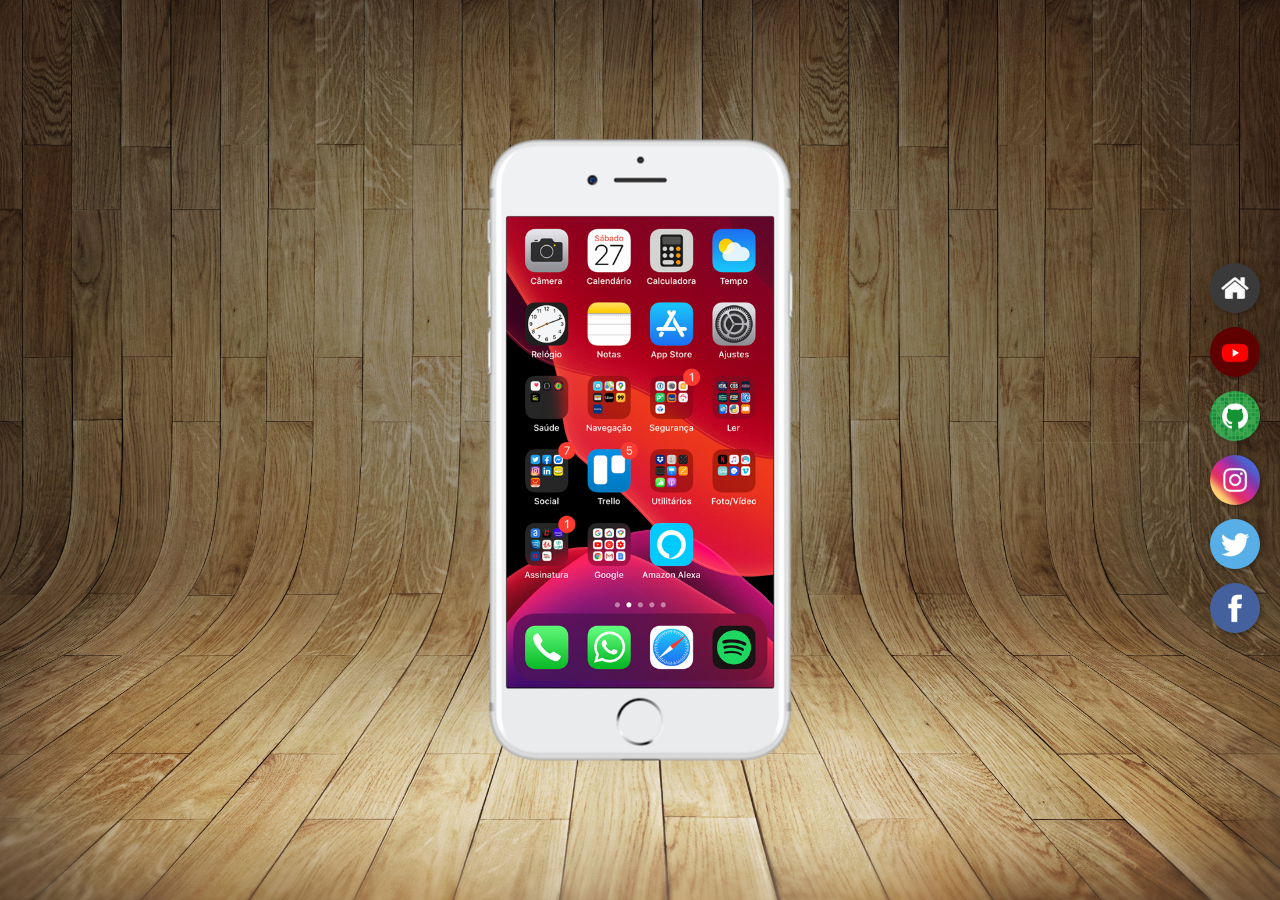
<file: index.html>
<!DOCTYPE html>
<html lang="pt-br">
<head>
    <meta charset="UTF-8">
    <meta name="viewport" content="width=device-width, initial-scale=1.0">
    <title>Projeto Redes Social</title>
    <link rel="stylesheet" href="estilos/style.css">
    <link rel="shortcut icon" href="favicon.ico" type="image/x-icon">
</head>
<body>
    <main>
        <section id="telefone">
            <iframe src="home.html" name="tela" id="tela" frameborder="0" scrolling="sim"></iframe>
        </section>
        <section id="redes-sociais">
            <a href="home.html" target="tela"><img src="imagens/logo-home.jpg" alt="Home"></a>
            <a href="youtube.html" target="tela"><img src="imagens/logo-youtube.jpg" alt="Youtube"></a>
            <a href="github.html" target="tela"><img src="imagens/logo-github.jpg" alt="Github"></a>
            <a href="instagram.html" target="tela"><img src="imagens/logo-instagram.jpg" alt="Instagram"></a>
            <a href="twitter.html" target="tela"><img src="imagens/logo-twitter.jpg" alt="Twitter"></a>
            <a href="facebook.html" target="tela"><img src="imagens/logo-facebook.jpg" alt="Facebook"></a>
        </section>
    </main>
</body>
</html>
</file>
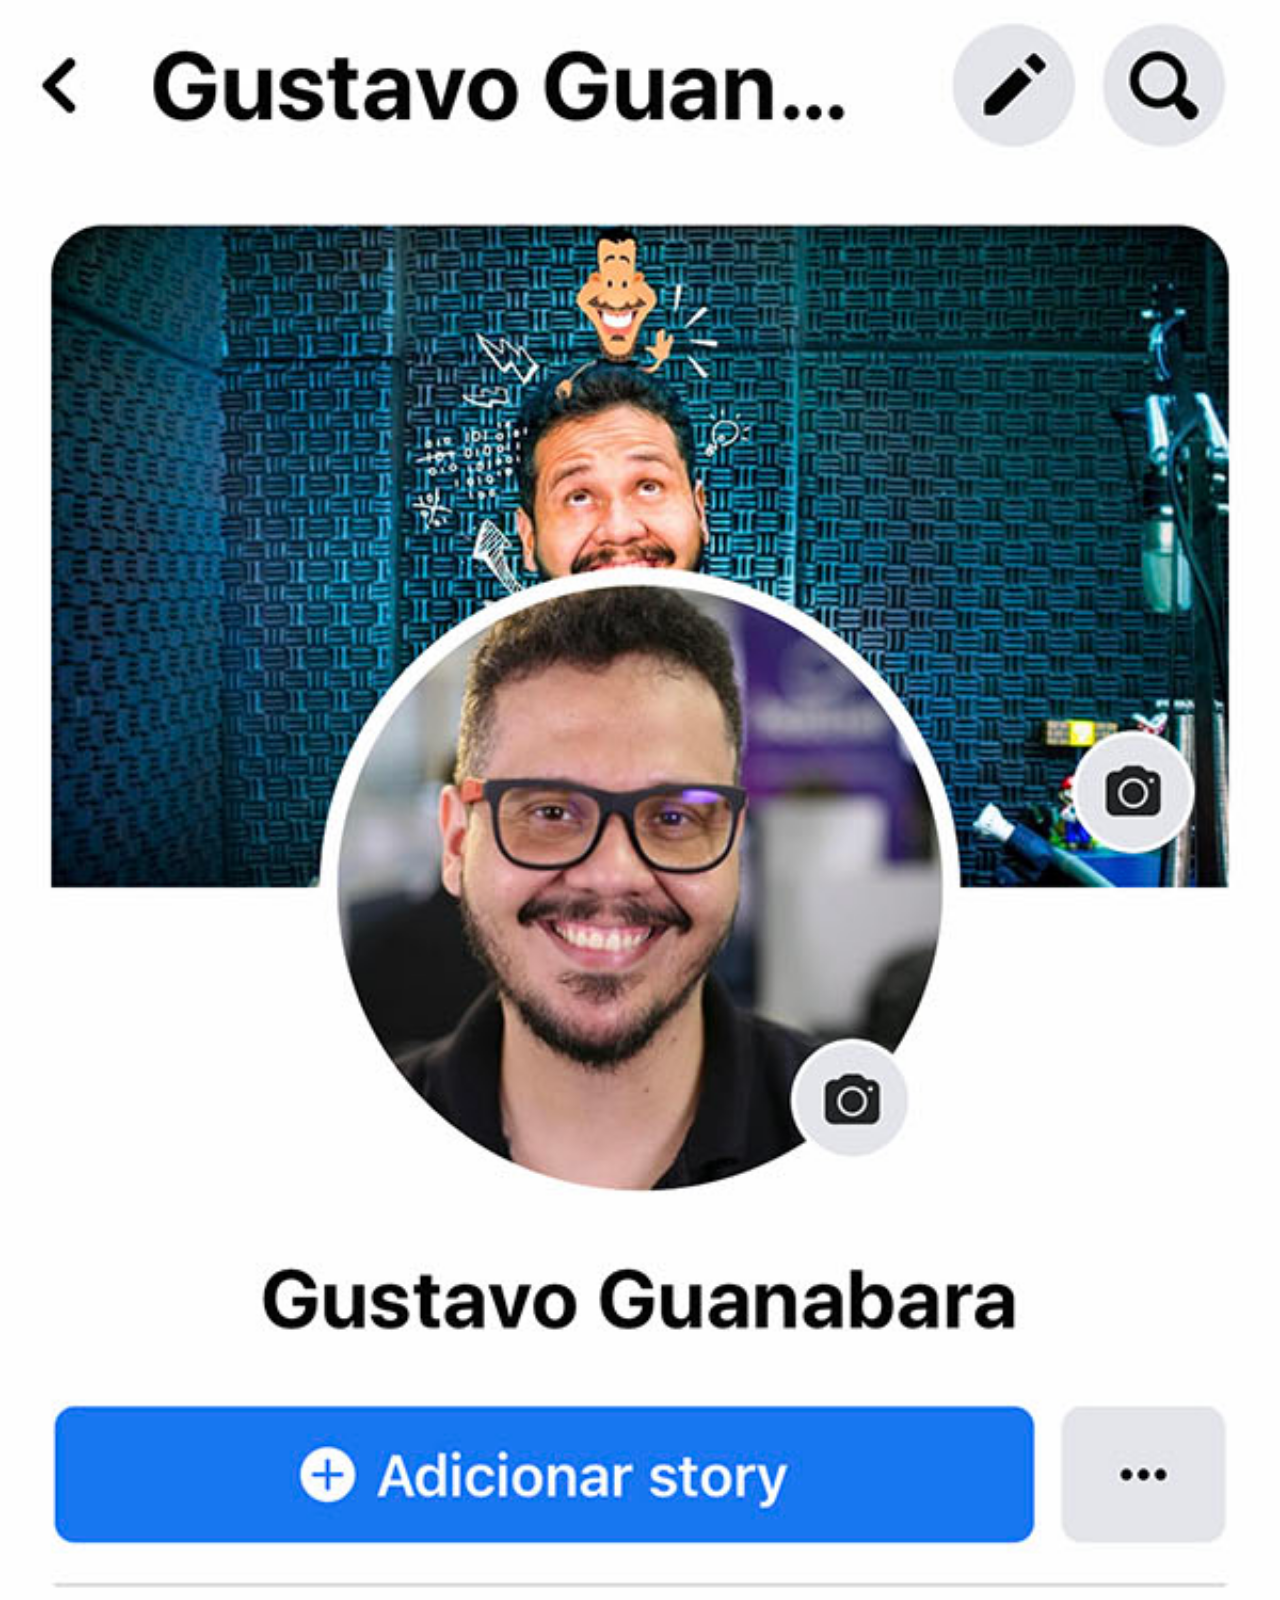
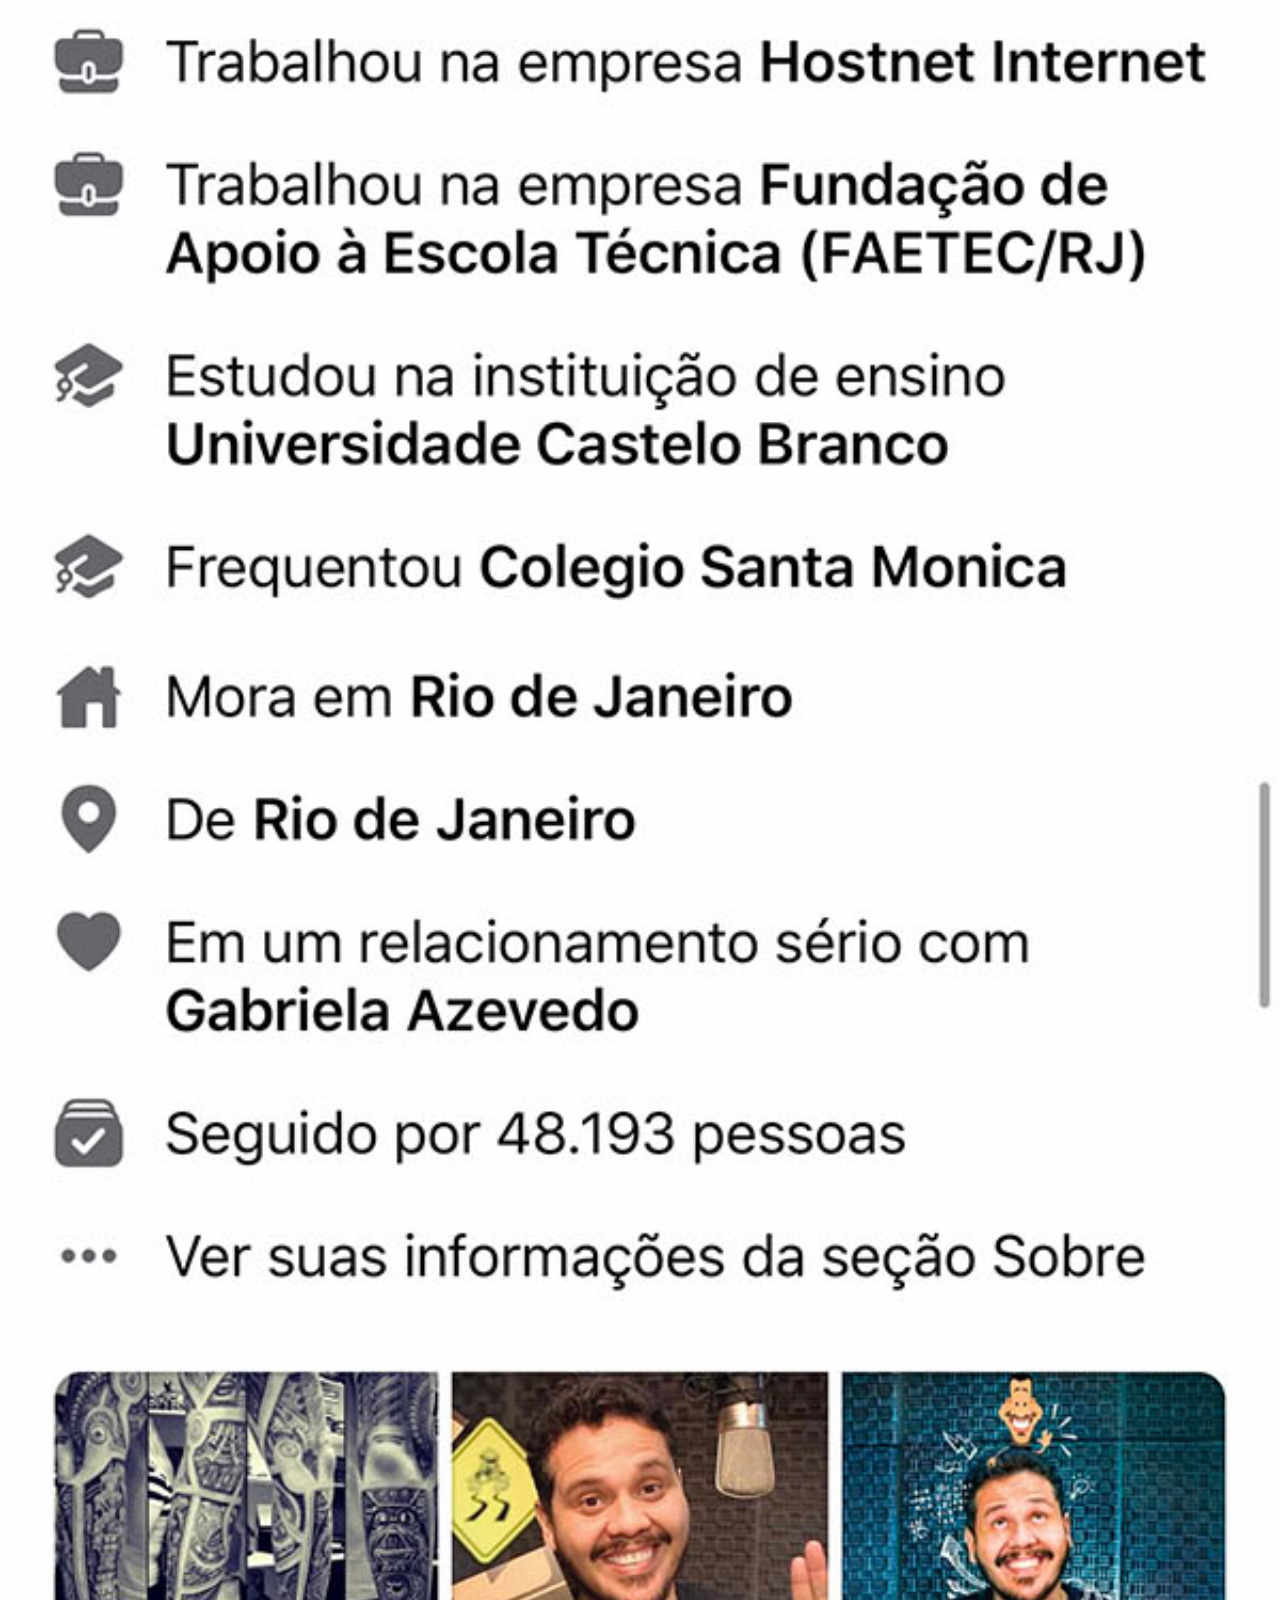
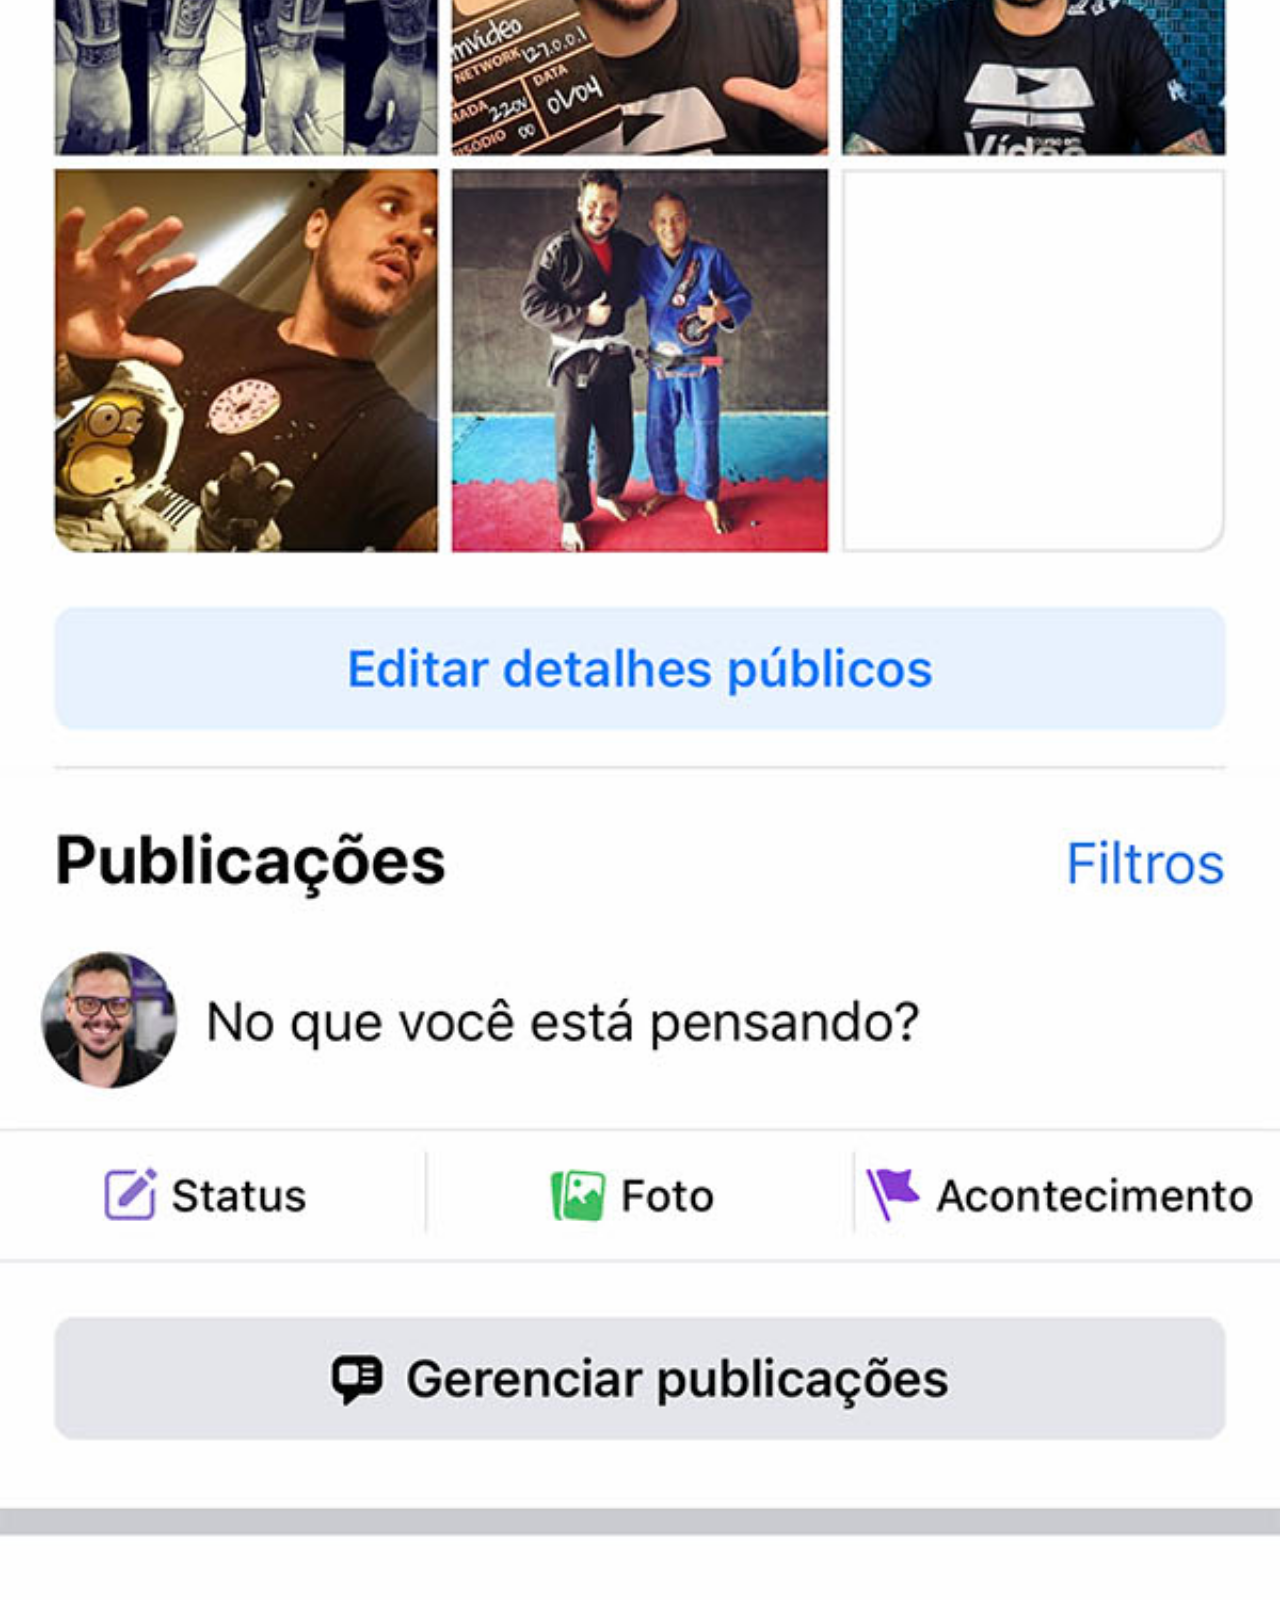
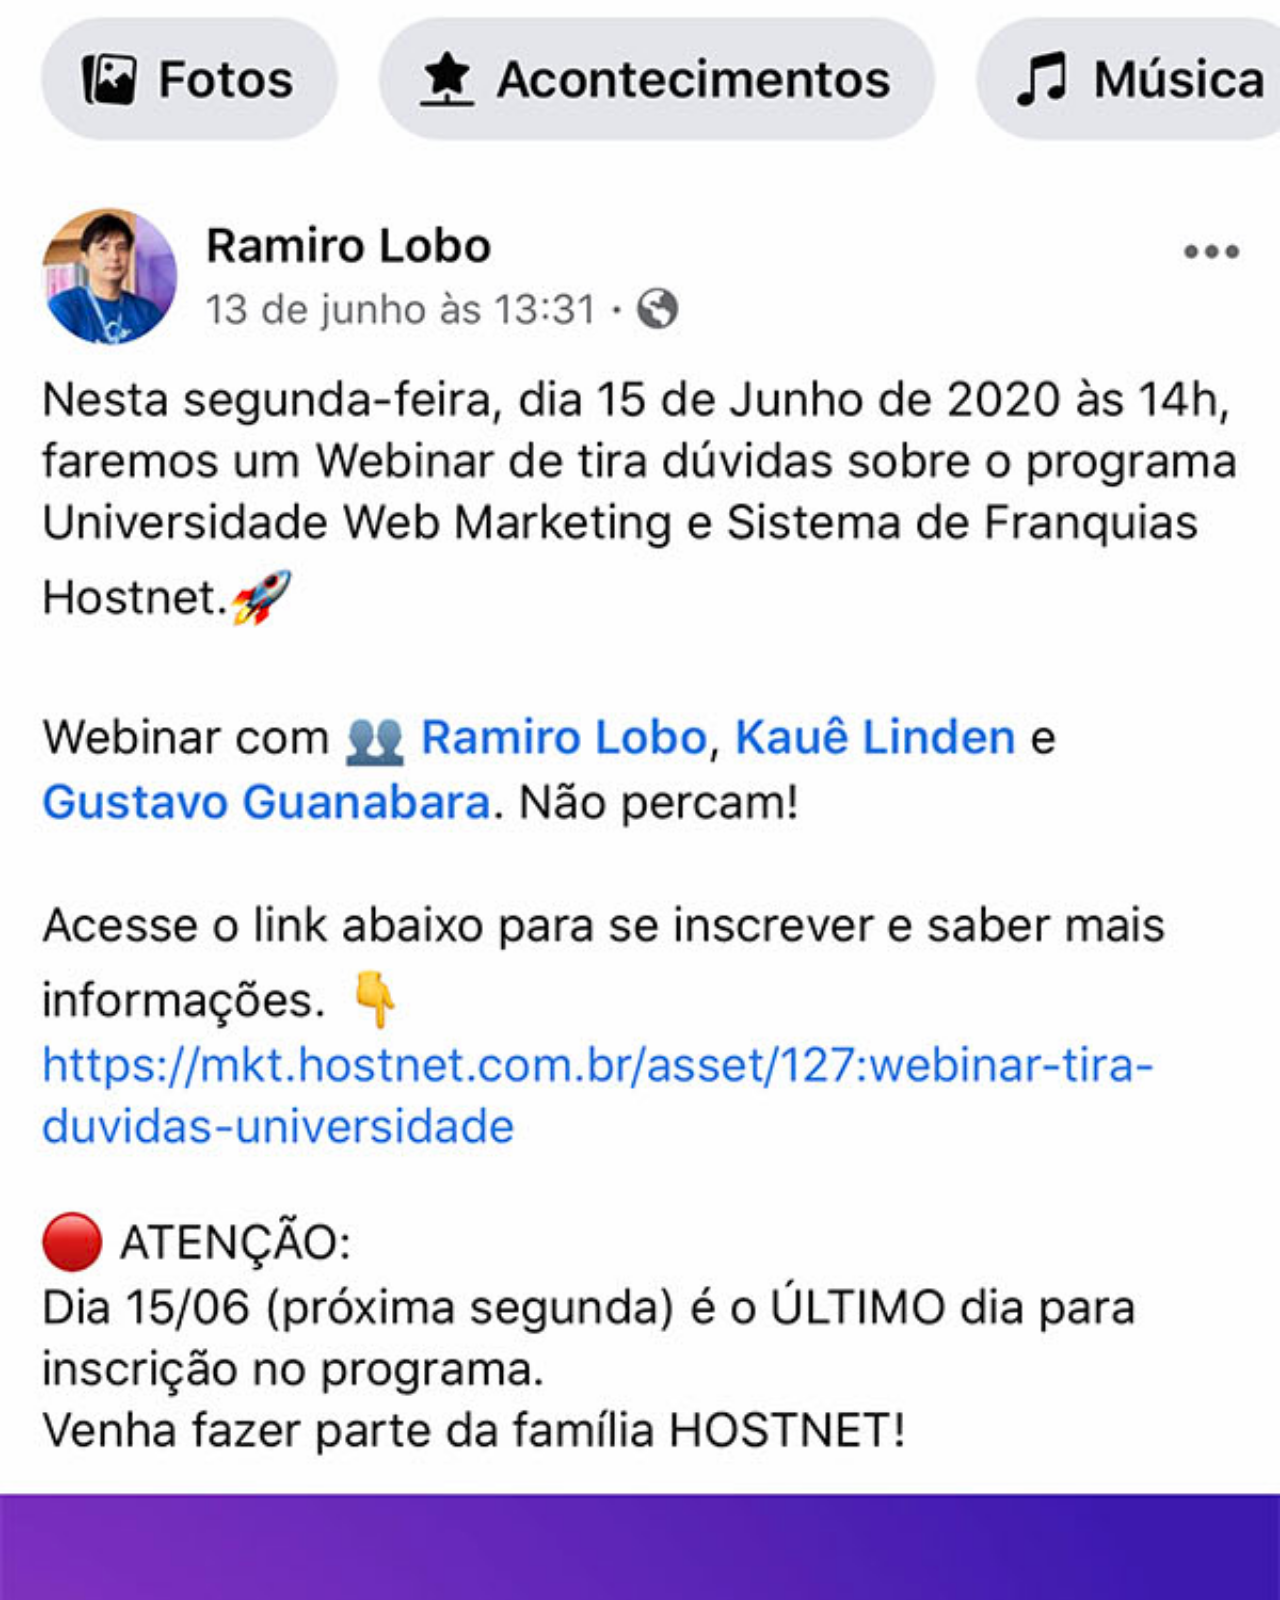
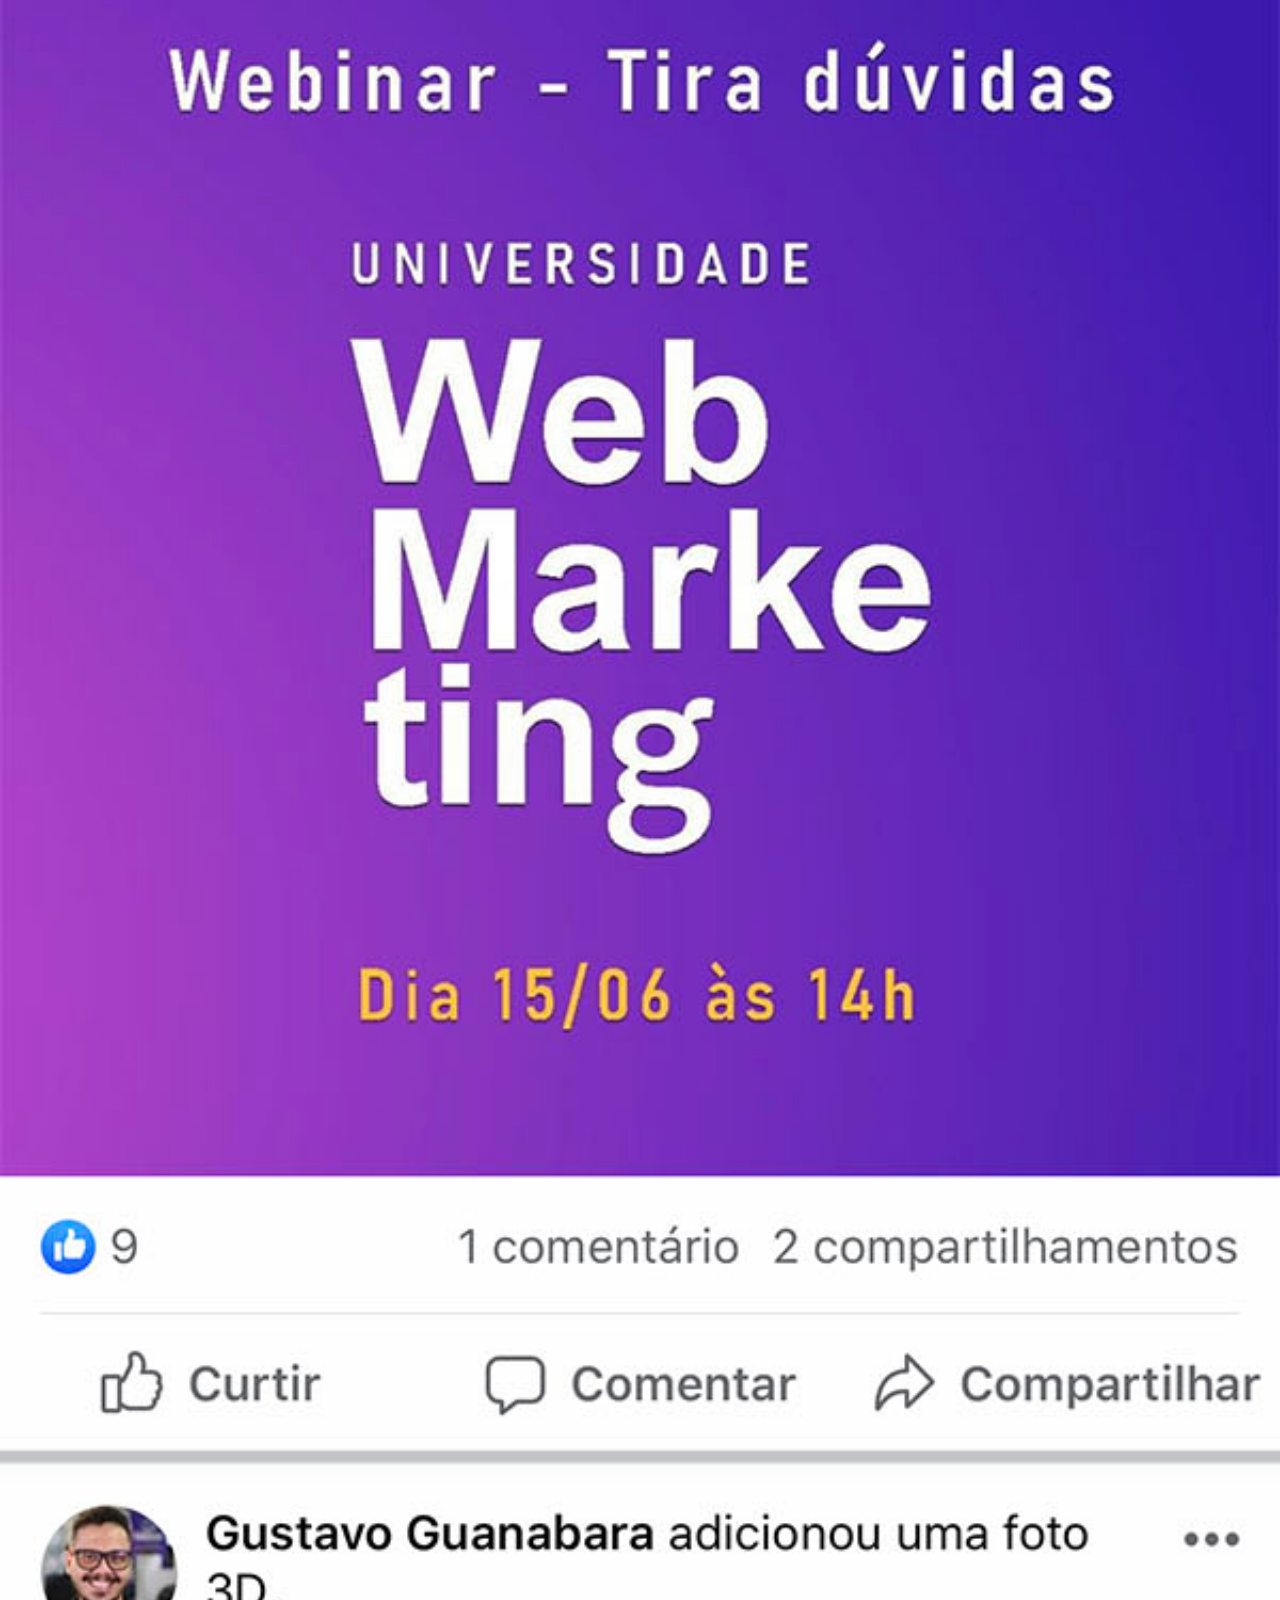
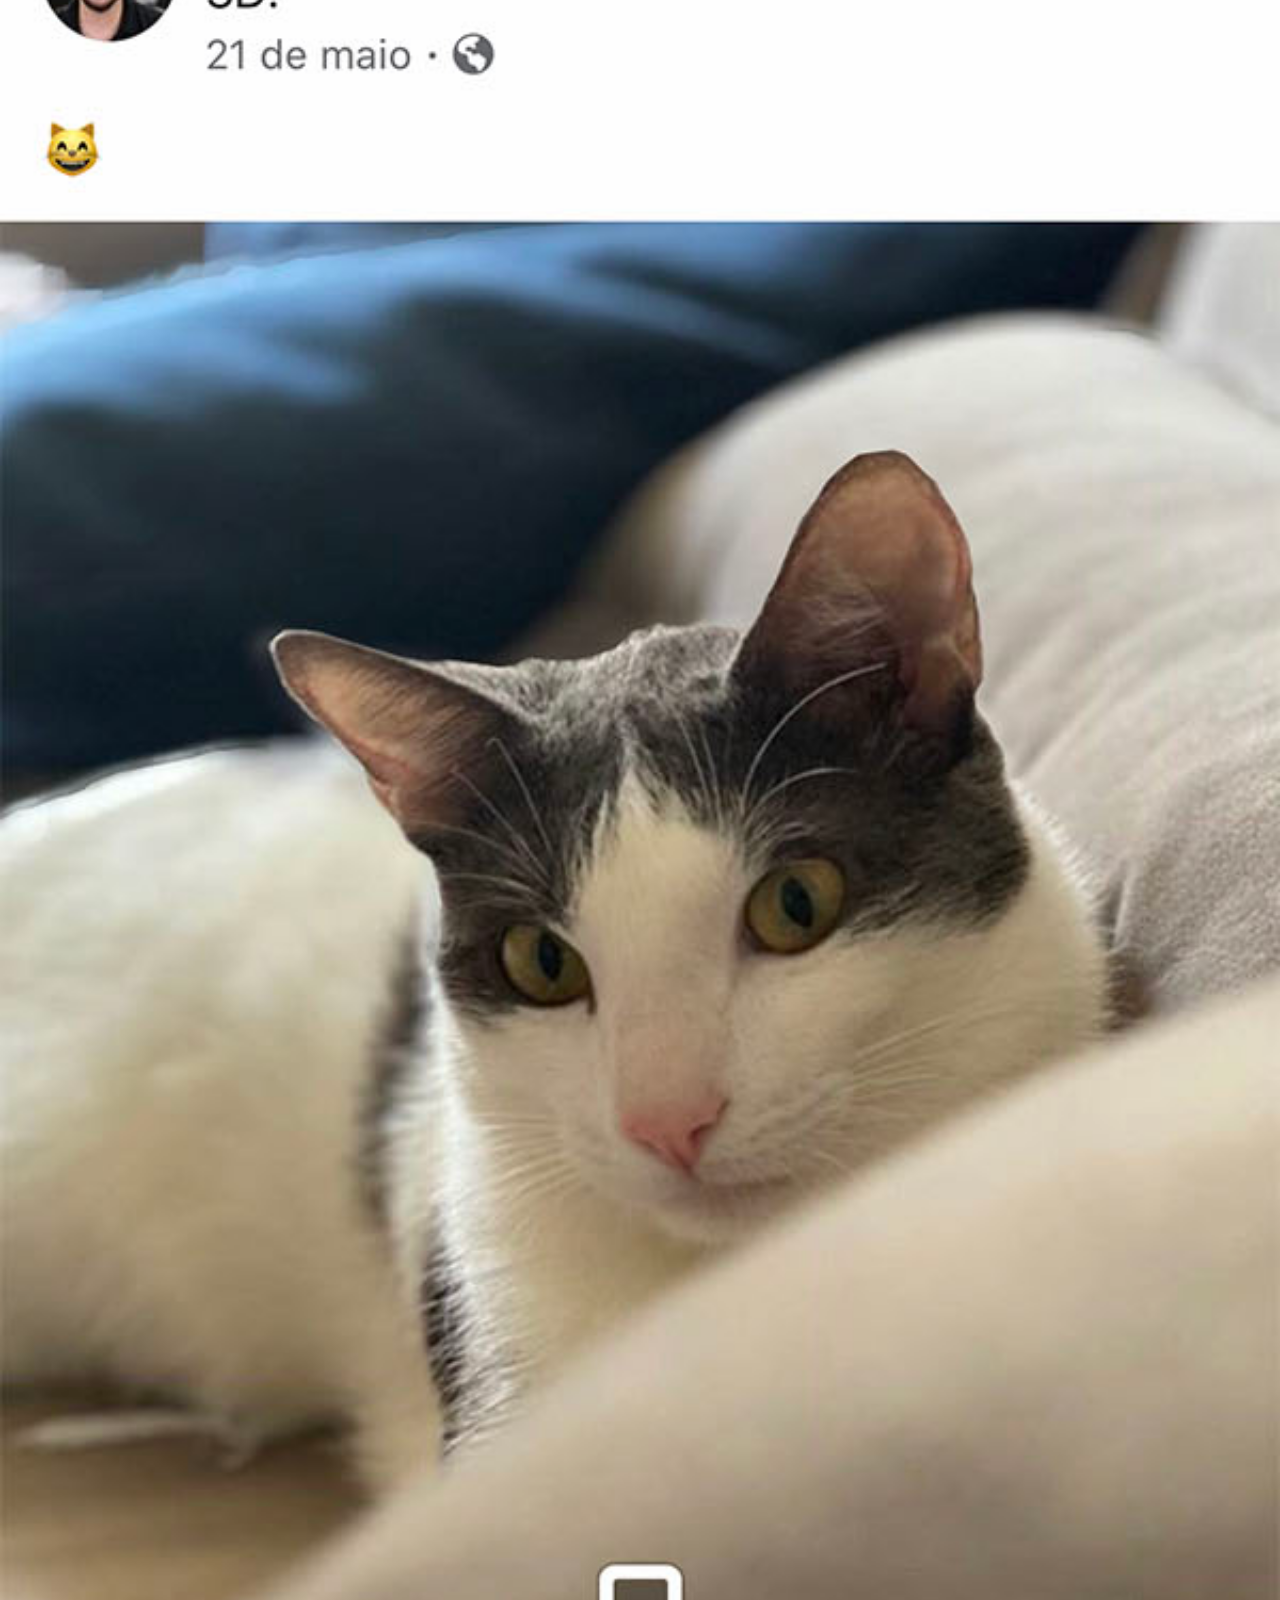
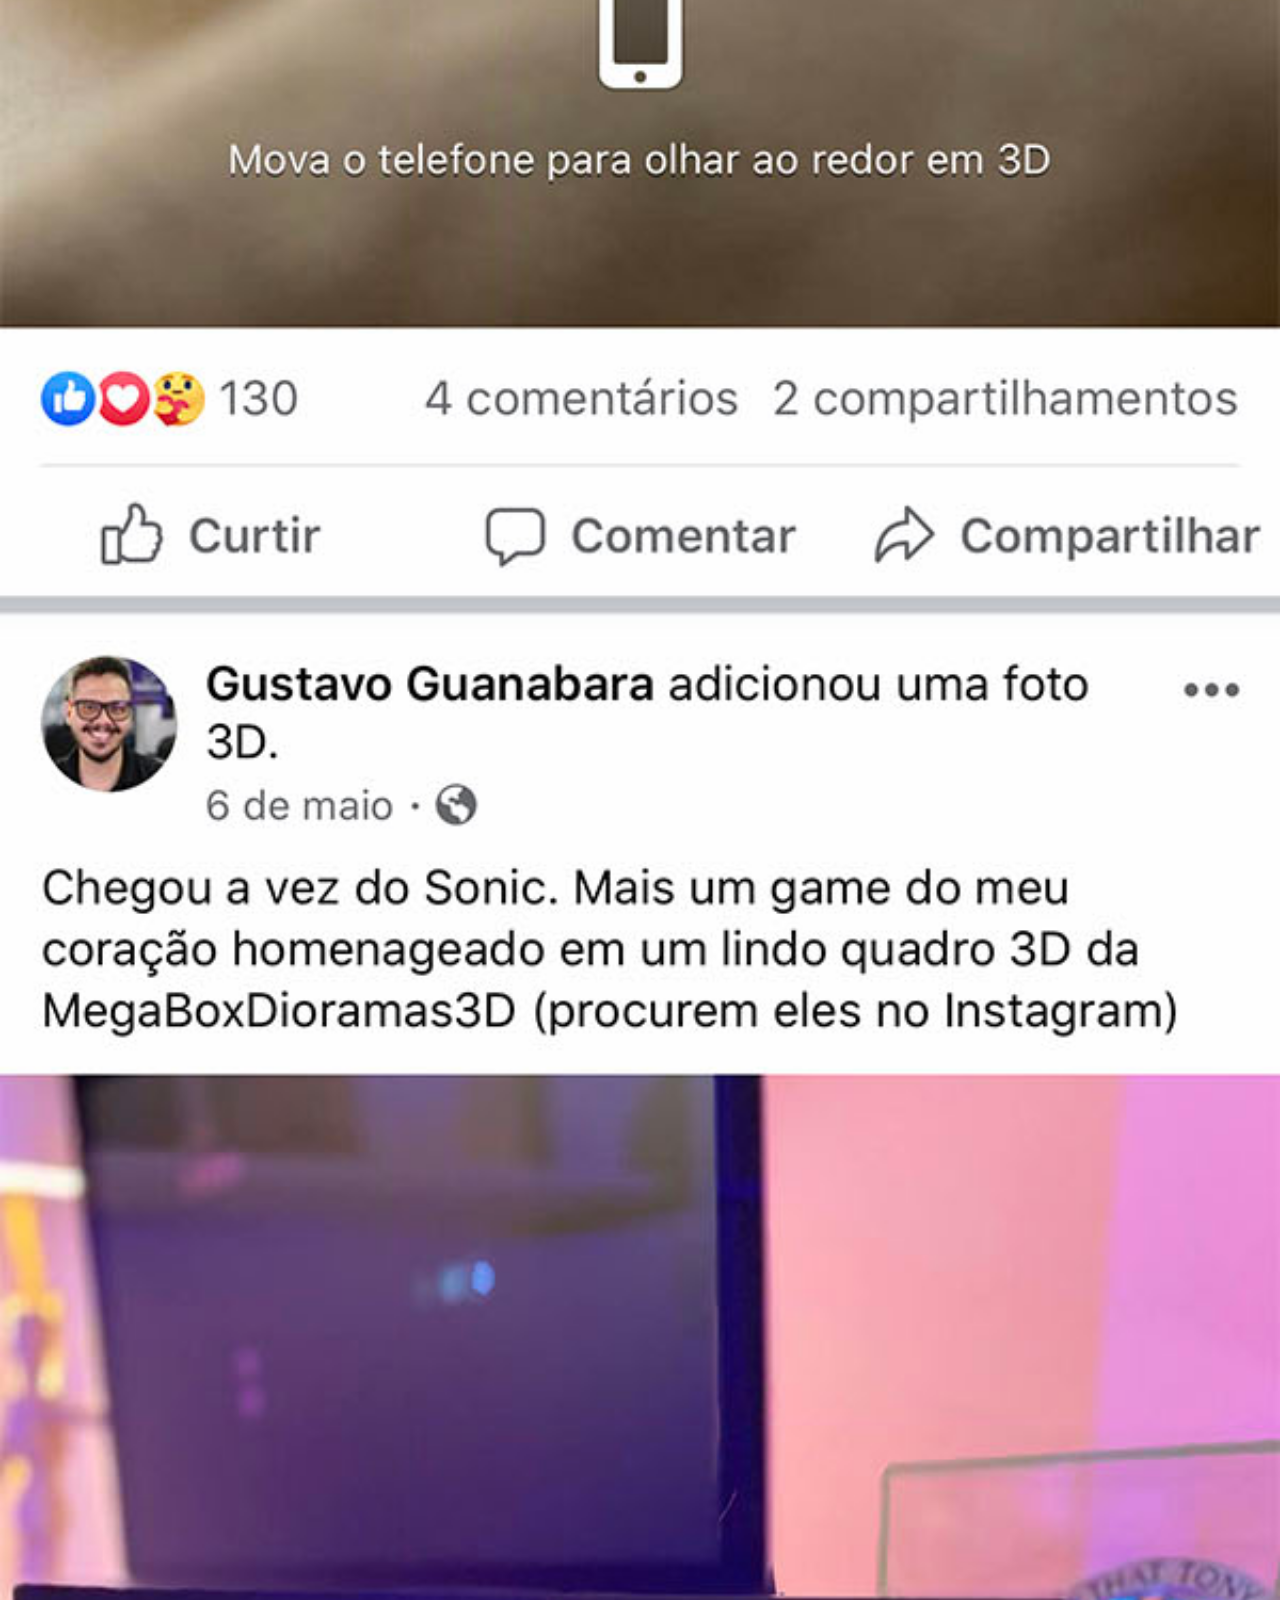
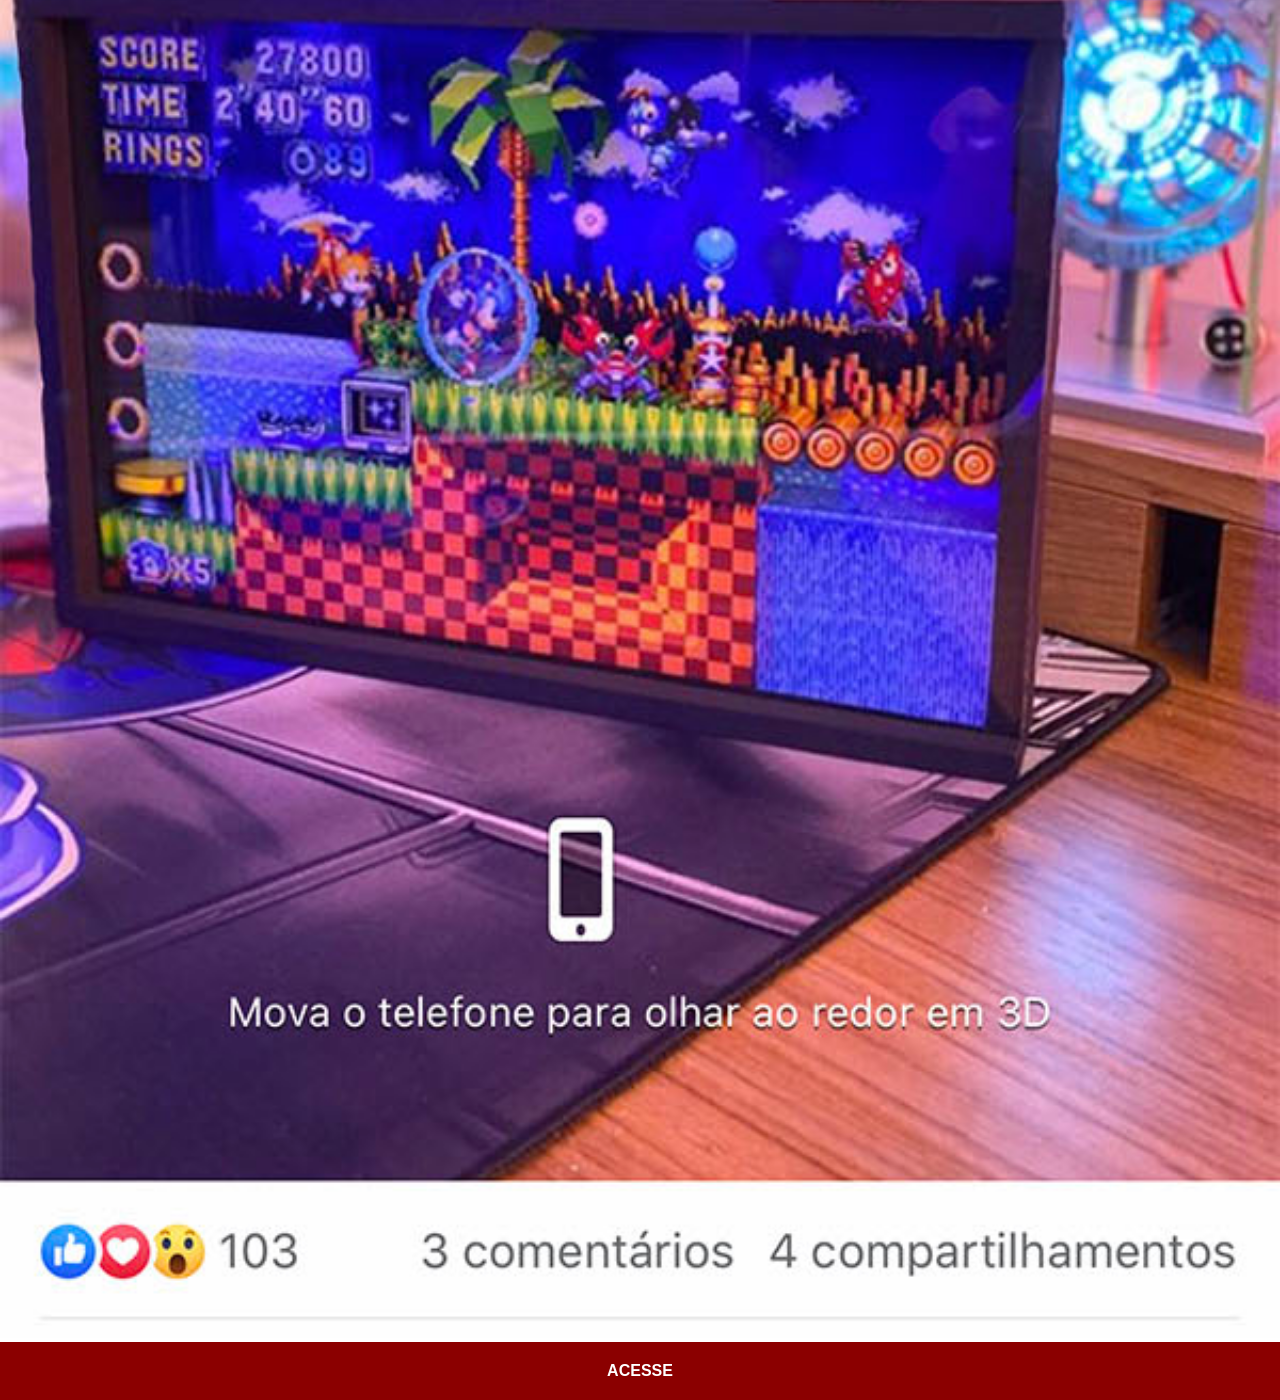
<file: facebook.html>
<!DOCTYPE html>
<html lang="pt-br">
<head>
    <meta charset="UTF-8">
    <meta name="viewport" content="width=device-width, initial-scale=1.0">
    <title>Document</title>
    <link rel="stylesheet" href="estilos/social.css">
</head>
<body>
    <img src="imagens/tela-facebook.jpg" alt="facebook">
    <a href="https://www.facebook.com/" target="_blank">ACESSE</a>
</body>
</html>
</file>
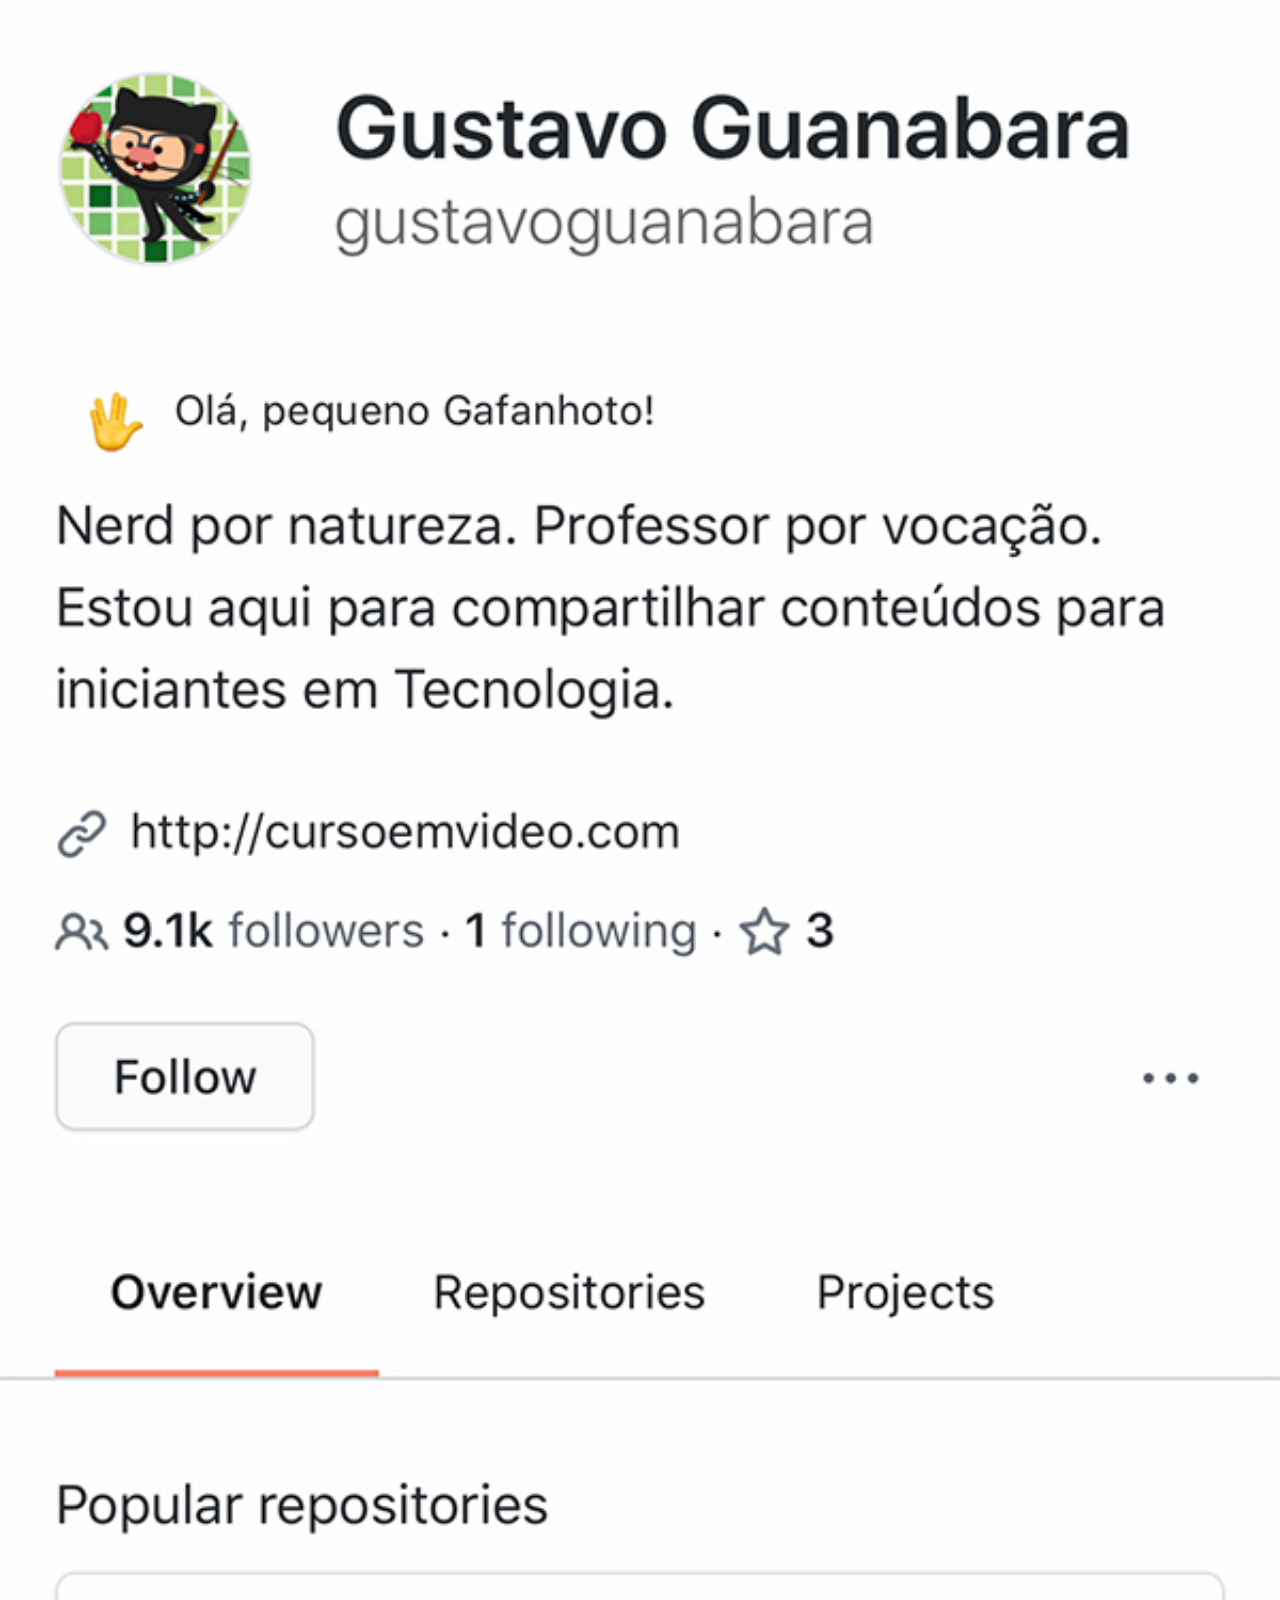
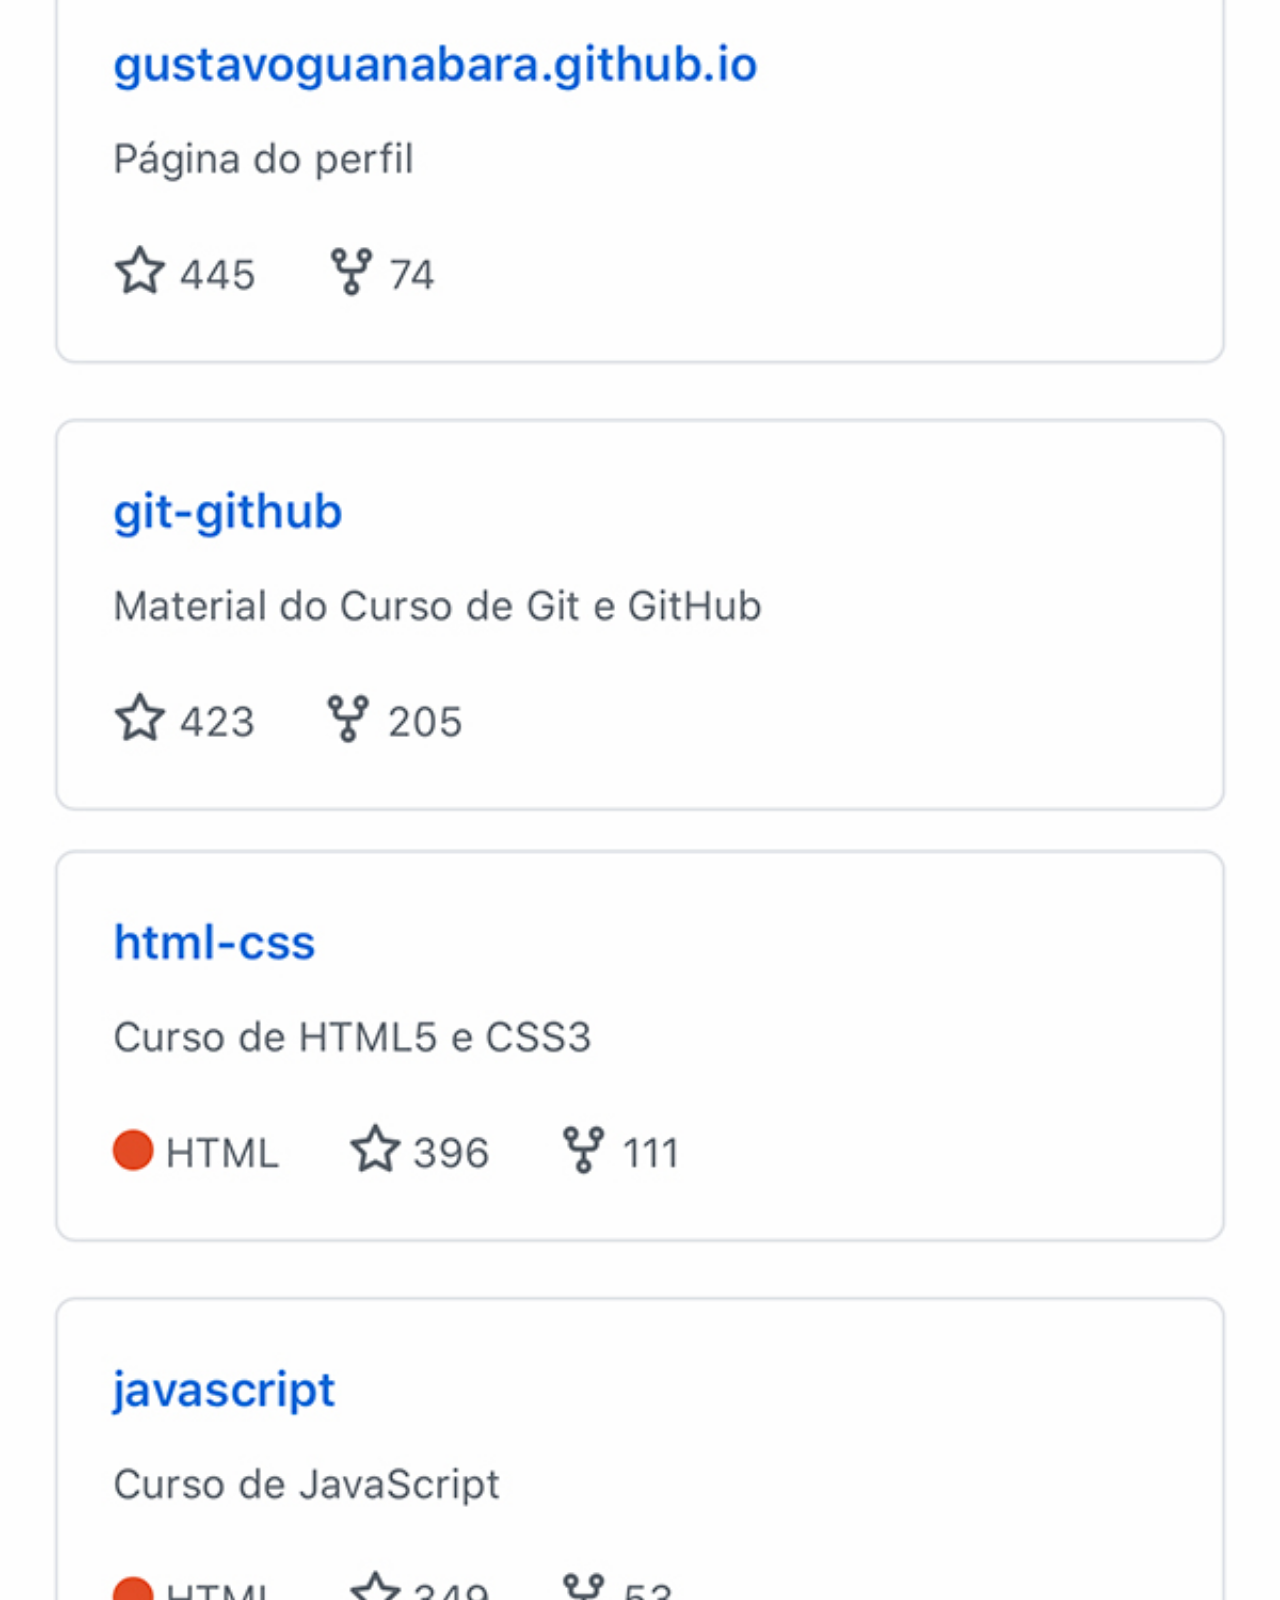
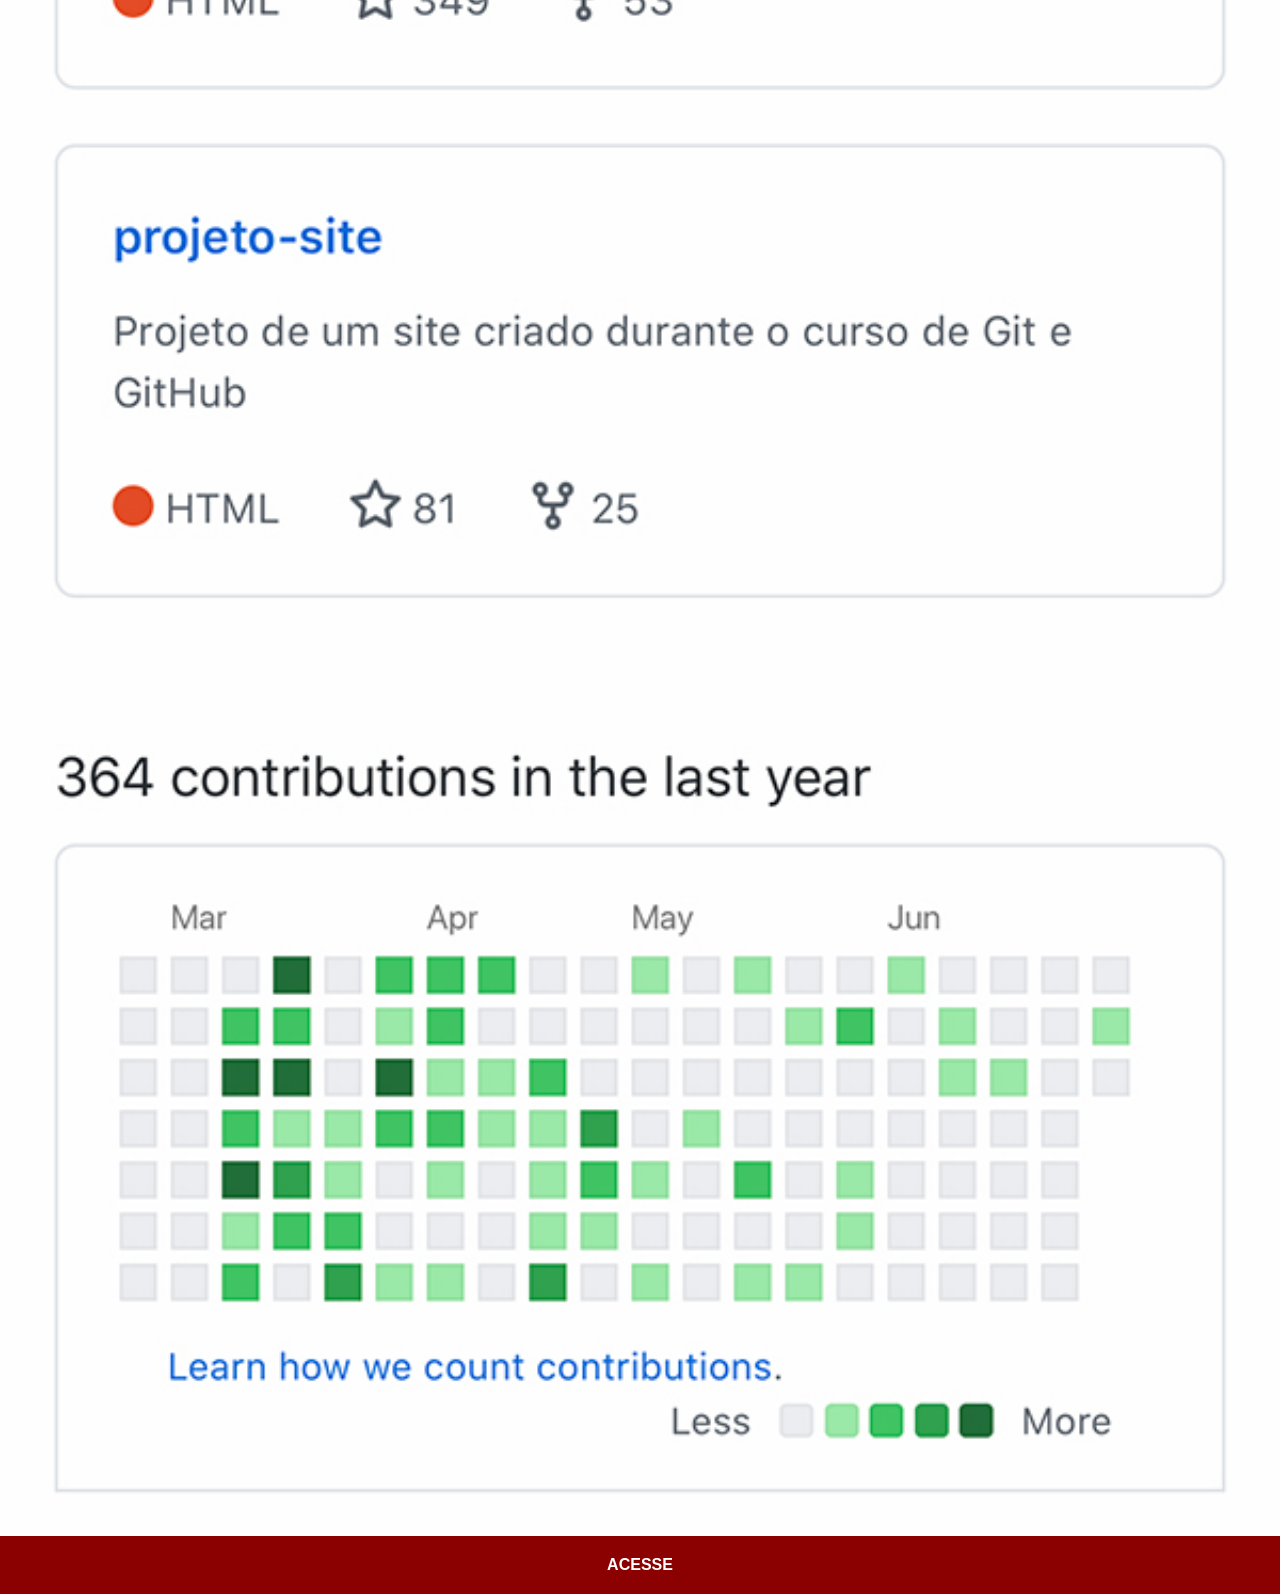
<file: github.html>
<!DOCTYPE html>
<html lang="pt-br">
<head>
    <meta charset="UTF-8">
    <meta name="viewport" content="width=device-width, initial-scale=1.0">
    <title>Document</title>
    <link rel="stylesheet" href="estilos/social.css">
</head>
<body>
    <img src="imagens/tela-github.jpg" alt="github">
    <a href="https://github.com/Pilif-Grimm" target="_blank">ACESSE</a>
</body>
</html>
</file>
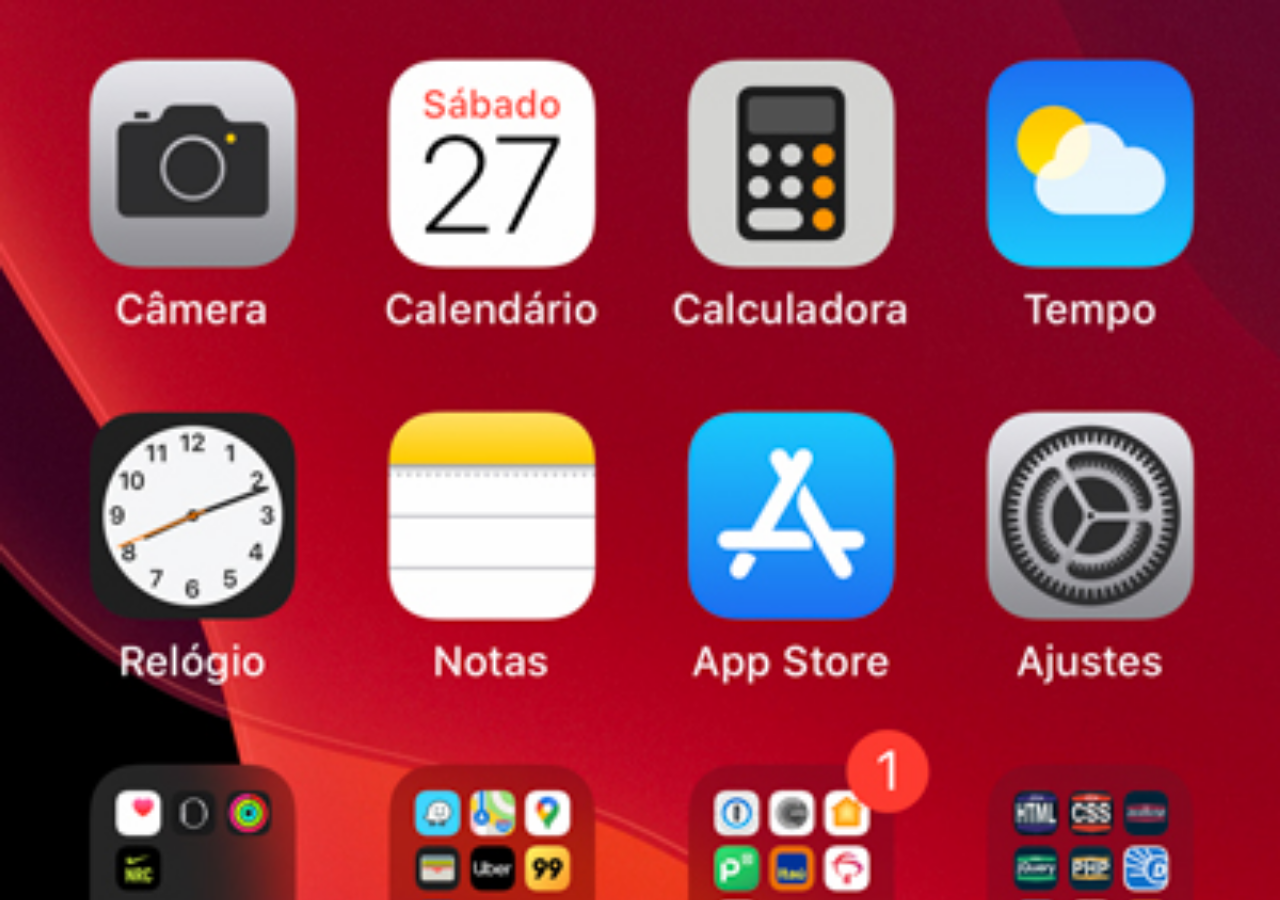
<file: home.html>
<!DOCTYPE html>
<html lang="pt-br">
<head>
    <meta charset="UTF-8">
    <meta name="viewport" content="width=device-width, initial-scale=1.0">
    <title>Document</title>
</head>
<style>
    * {
        margin-top: 0px;
        padding: 0px;
    }

    body {
        width: 100%;
        height: 100%;
        background: black url(imagens/tela-home.jpg) no-repeat top center;
        background-size: cover;
    }
</style>
<body>
    
</body>
</html>
</file>
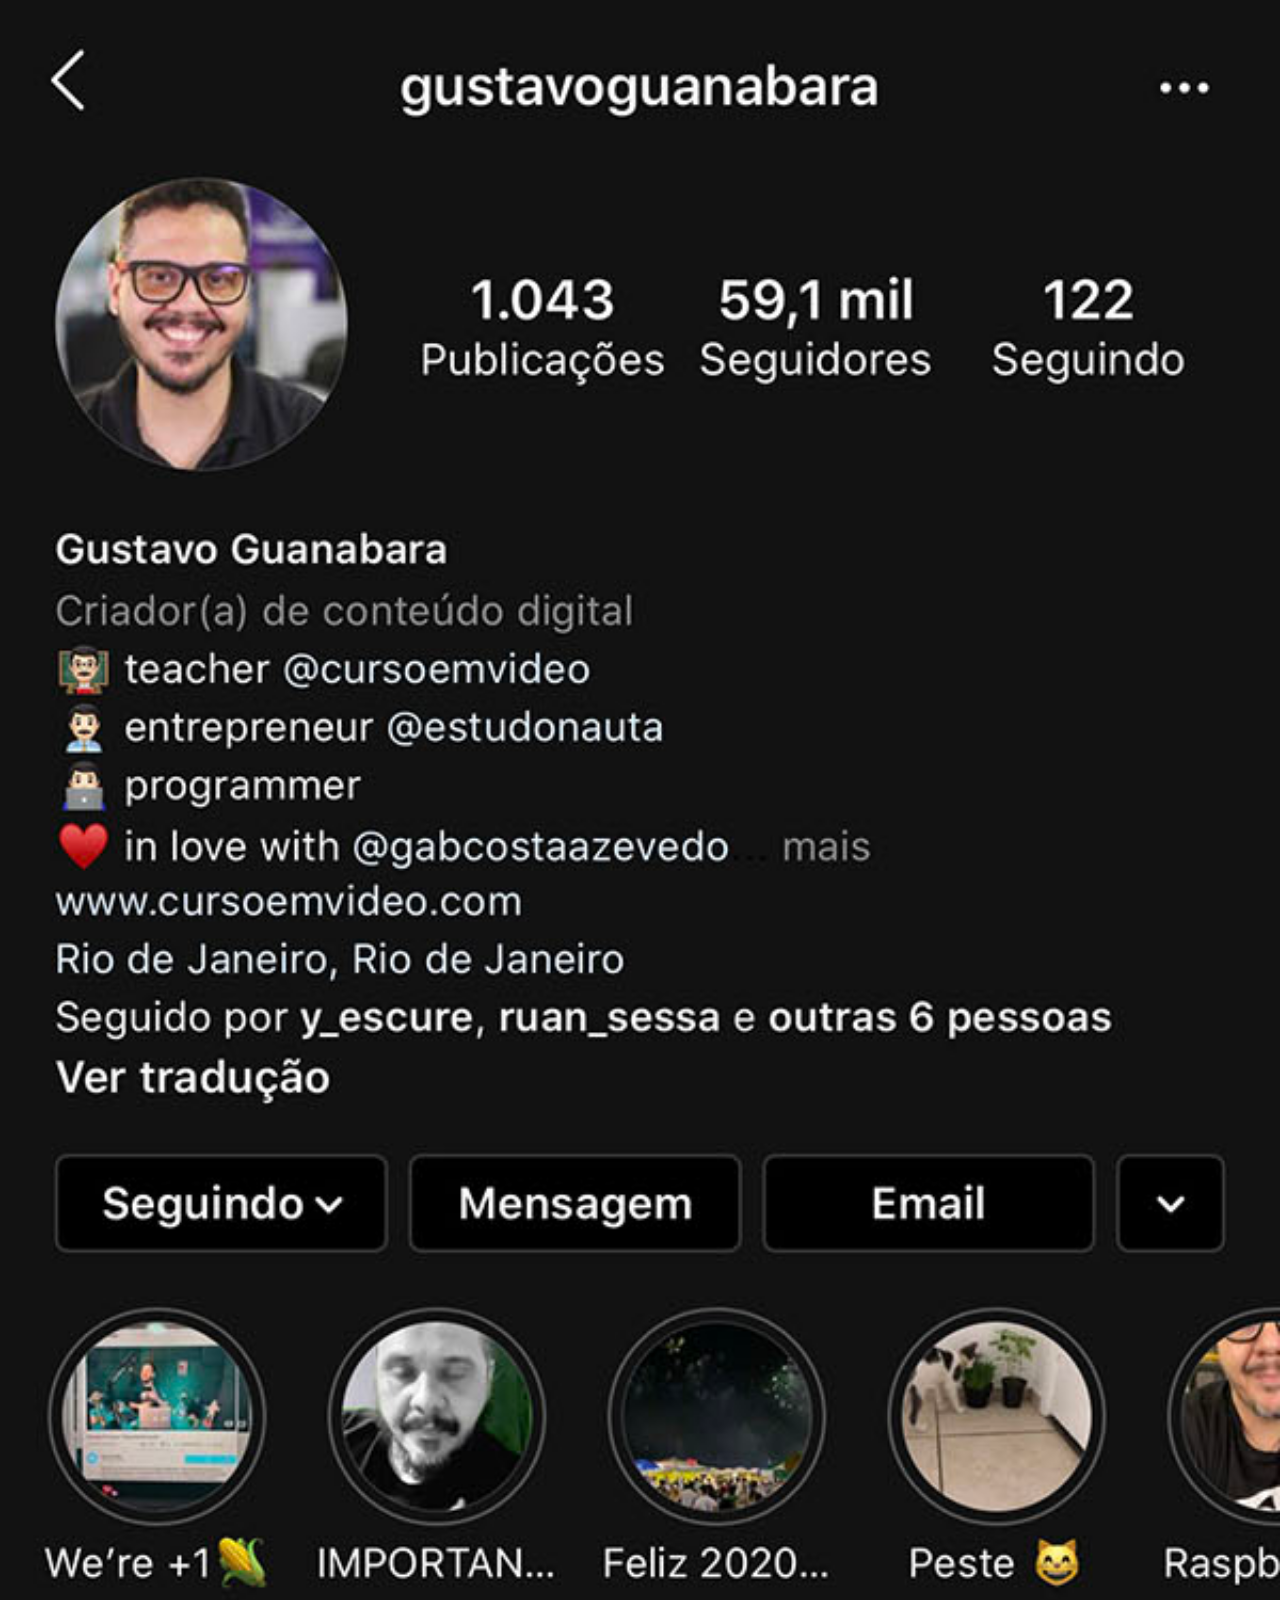
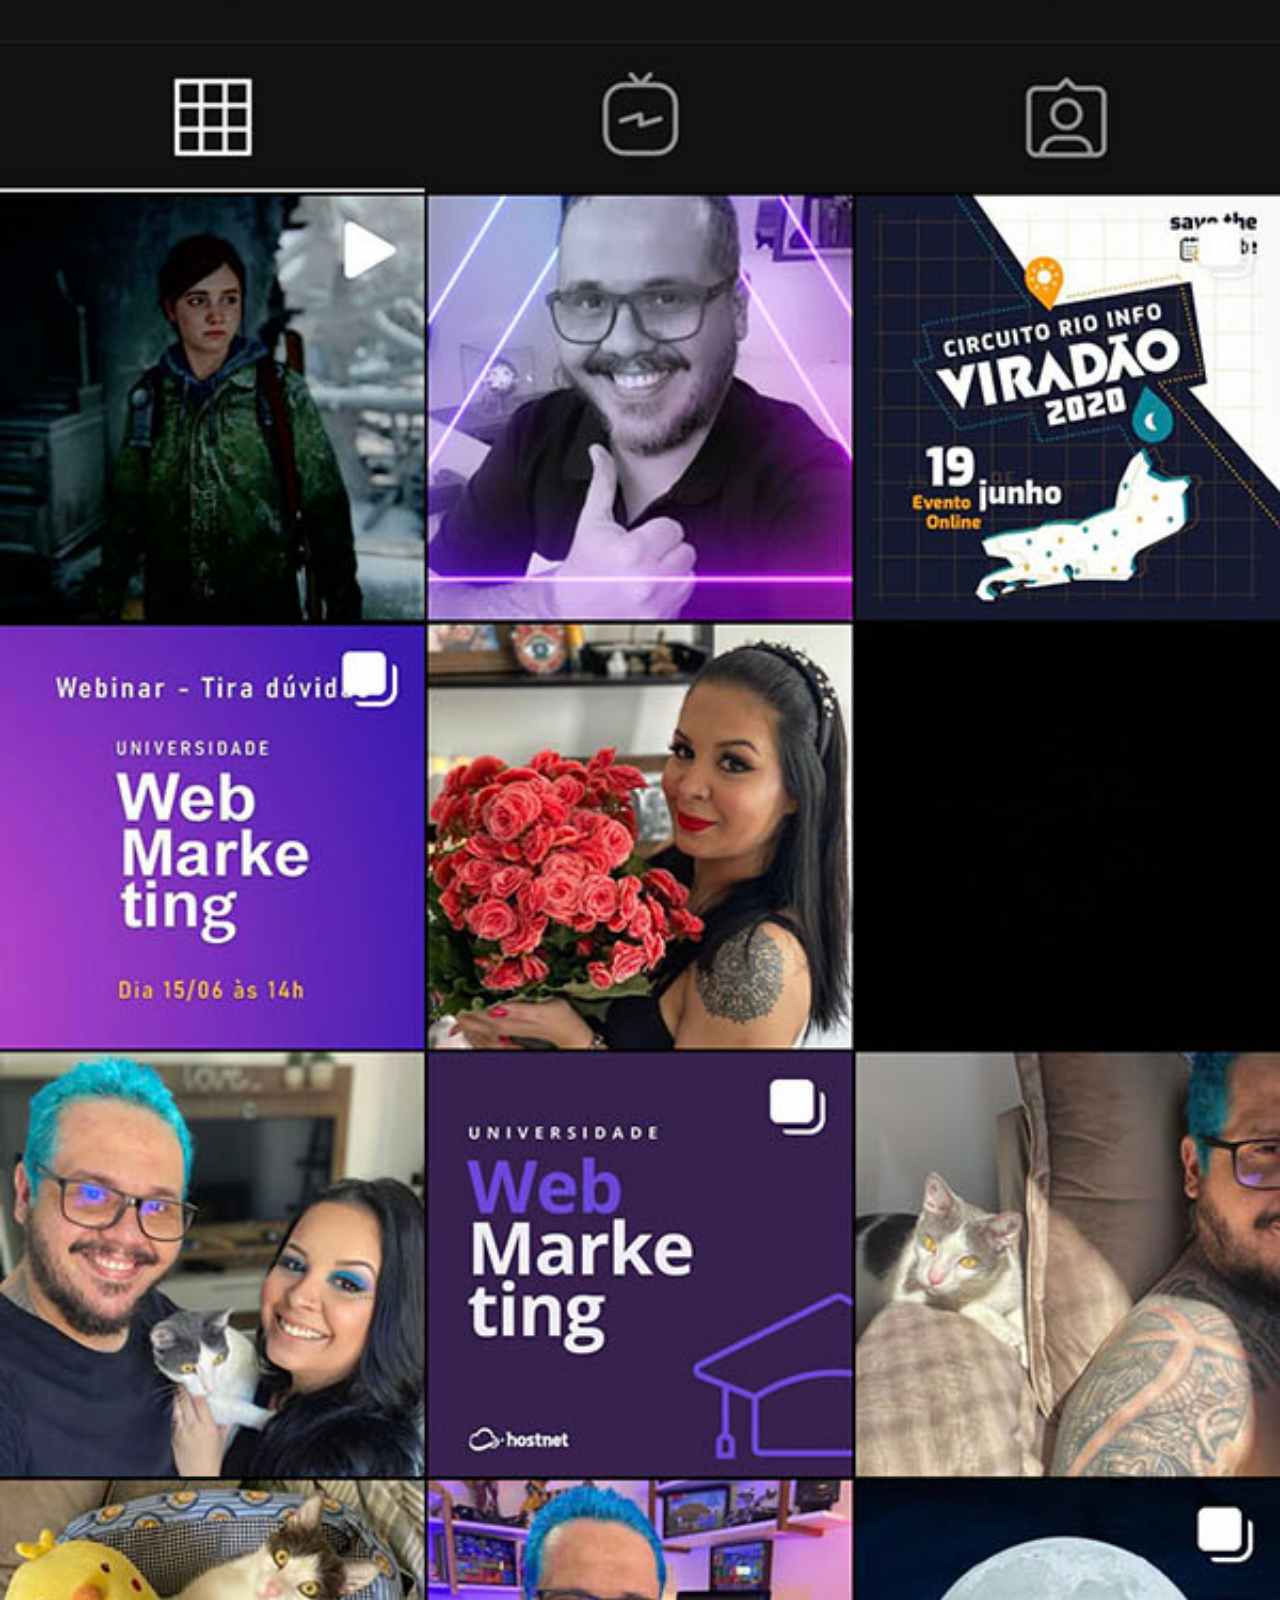
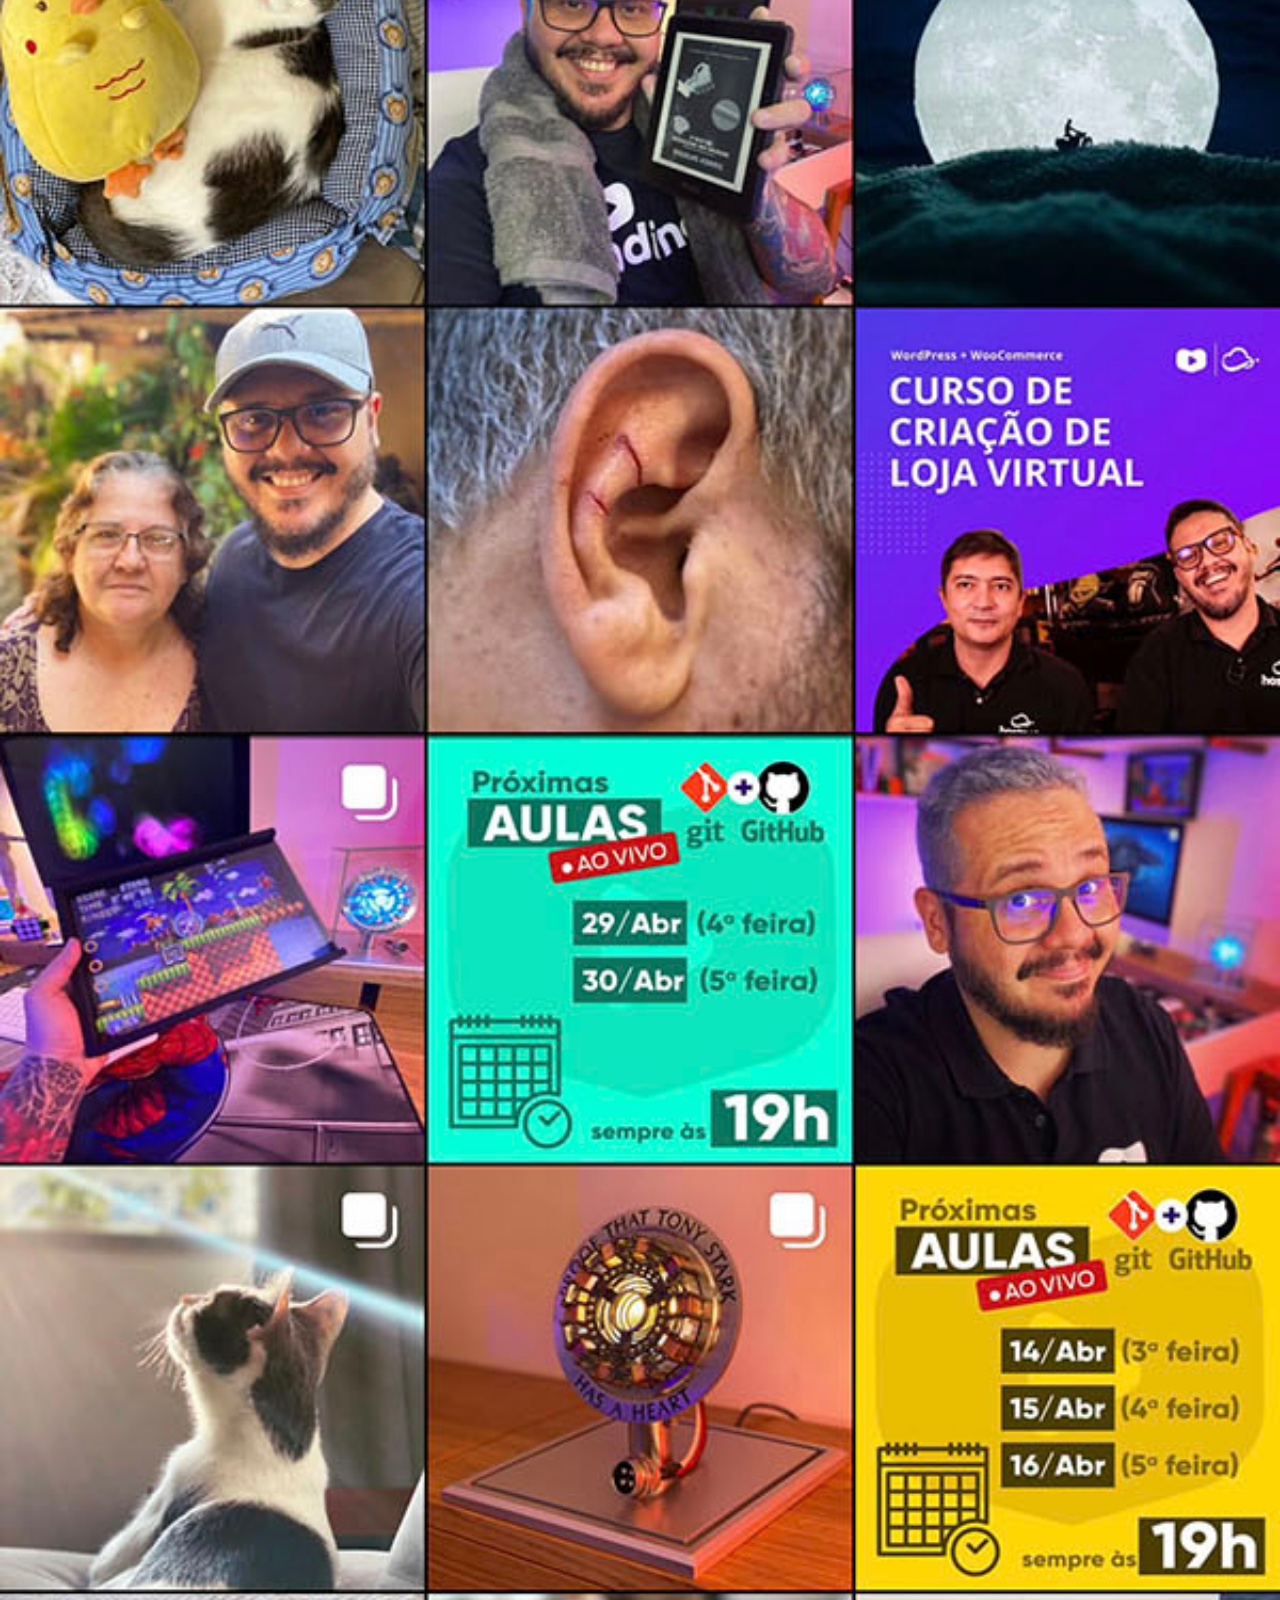
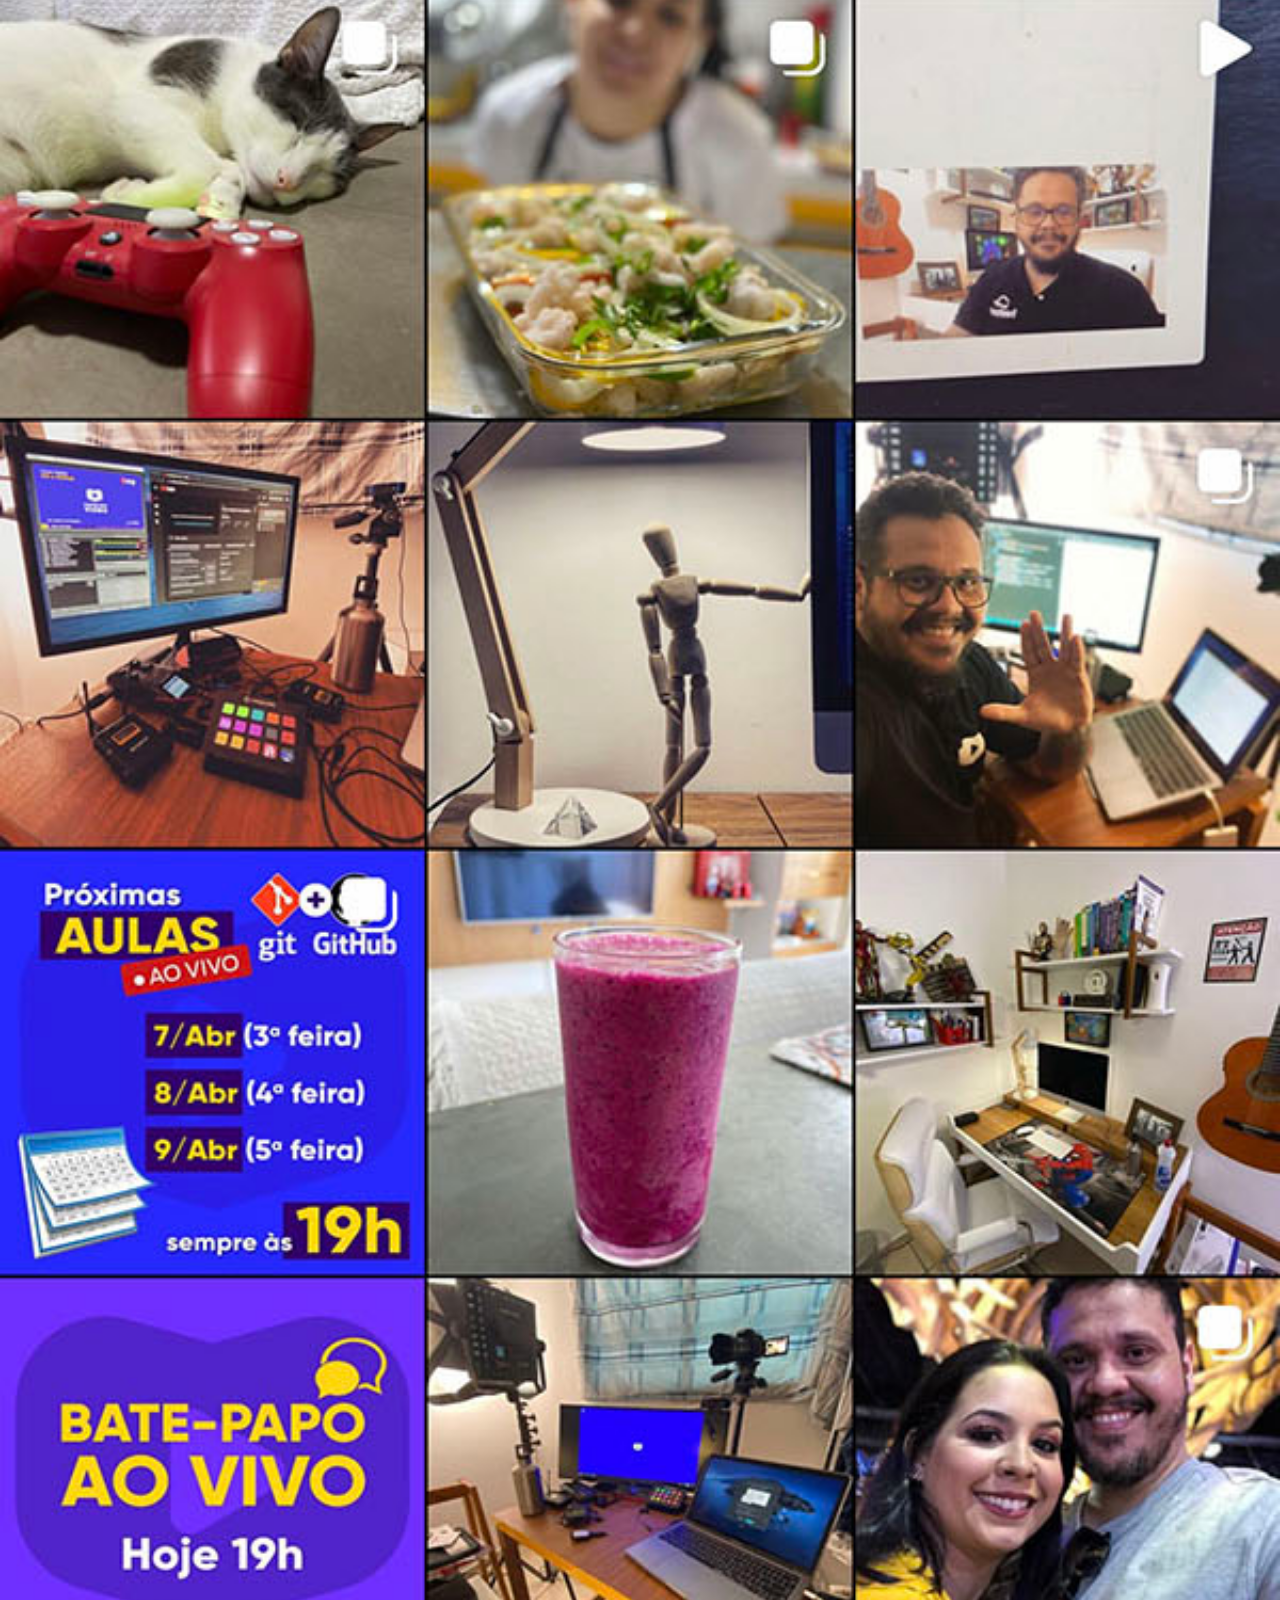
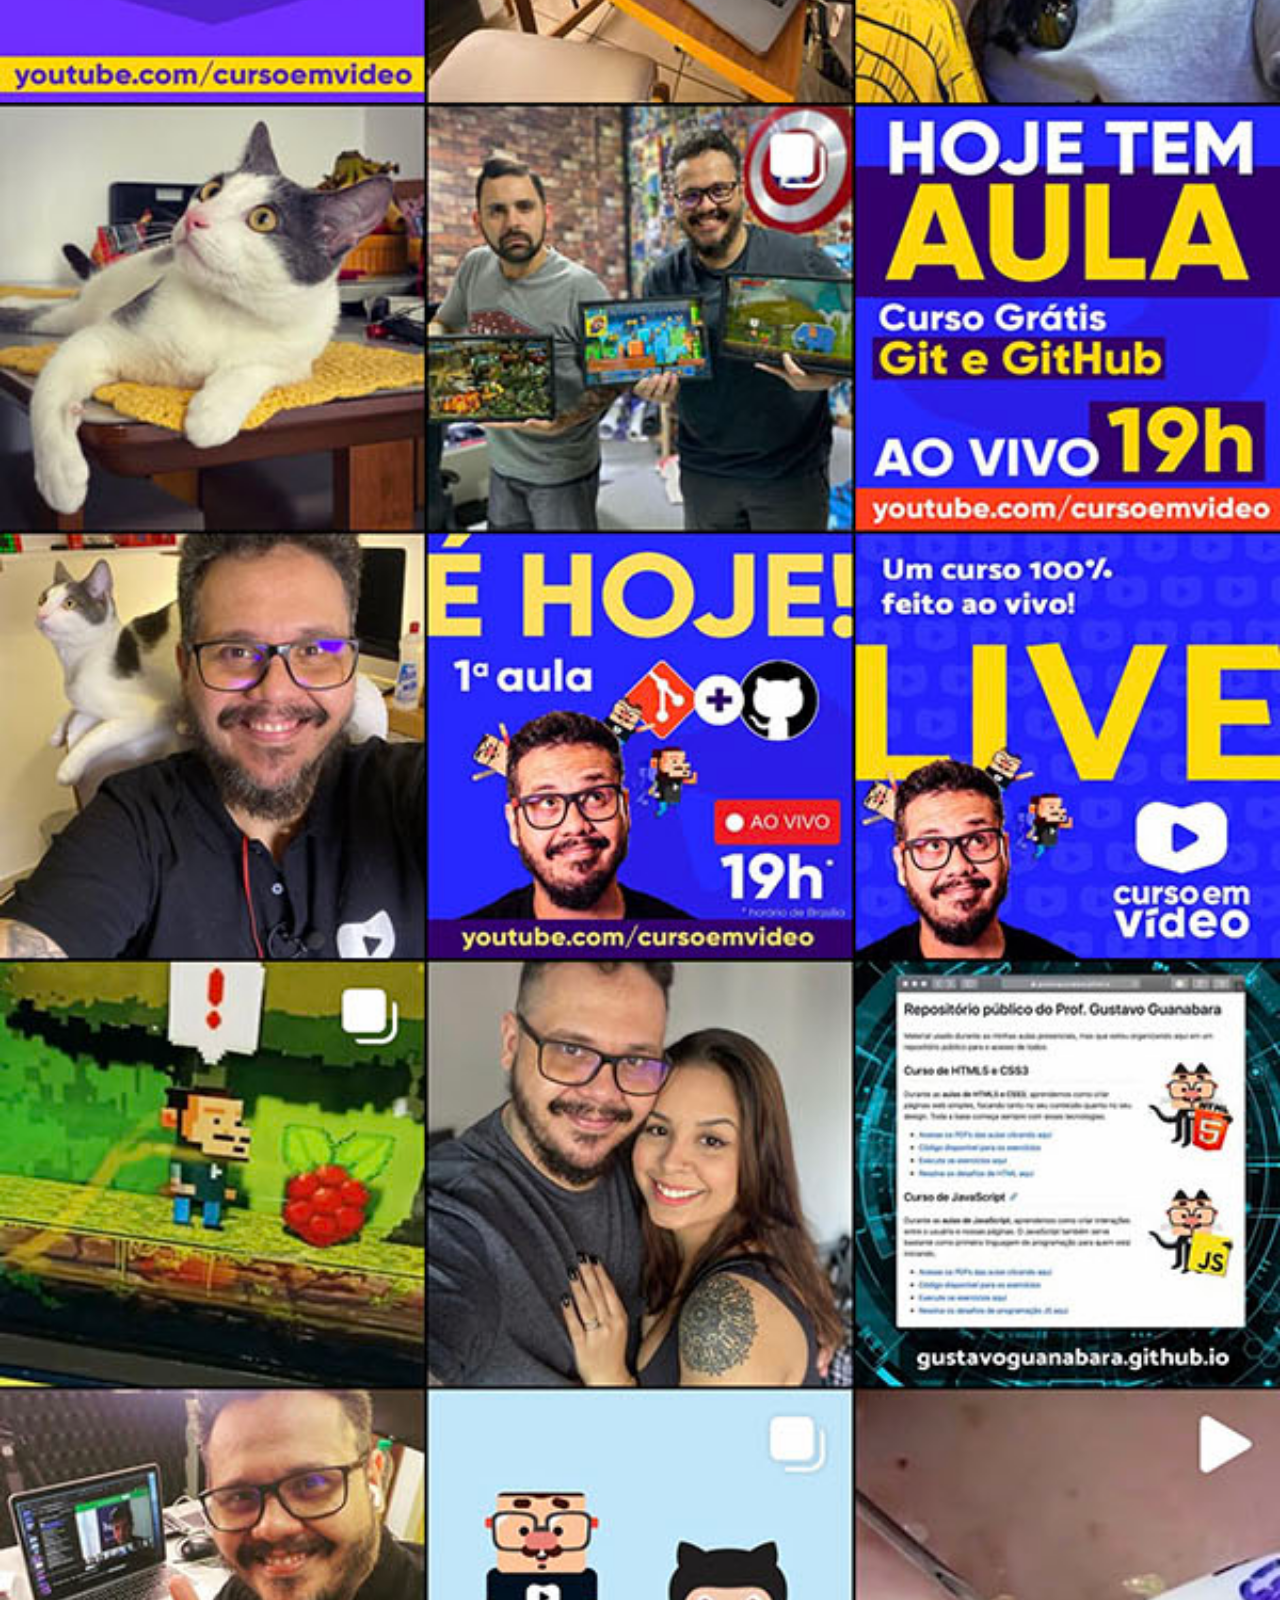
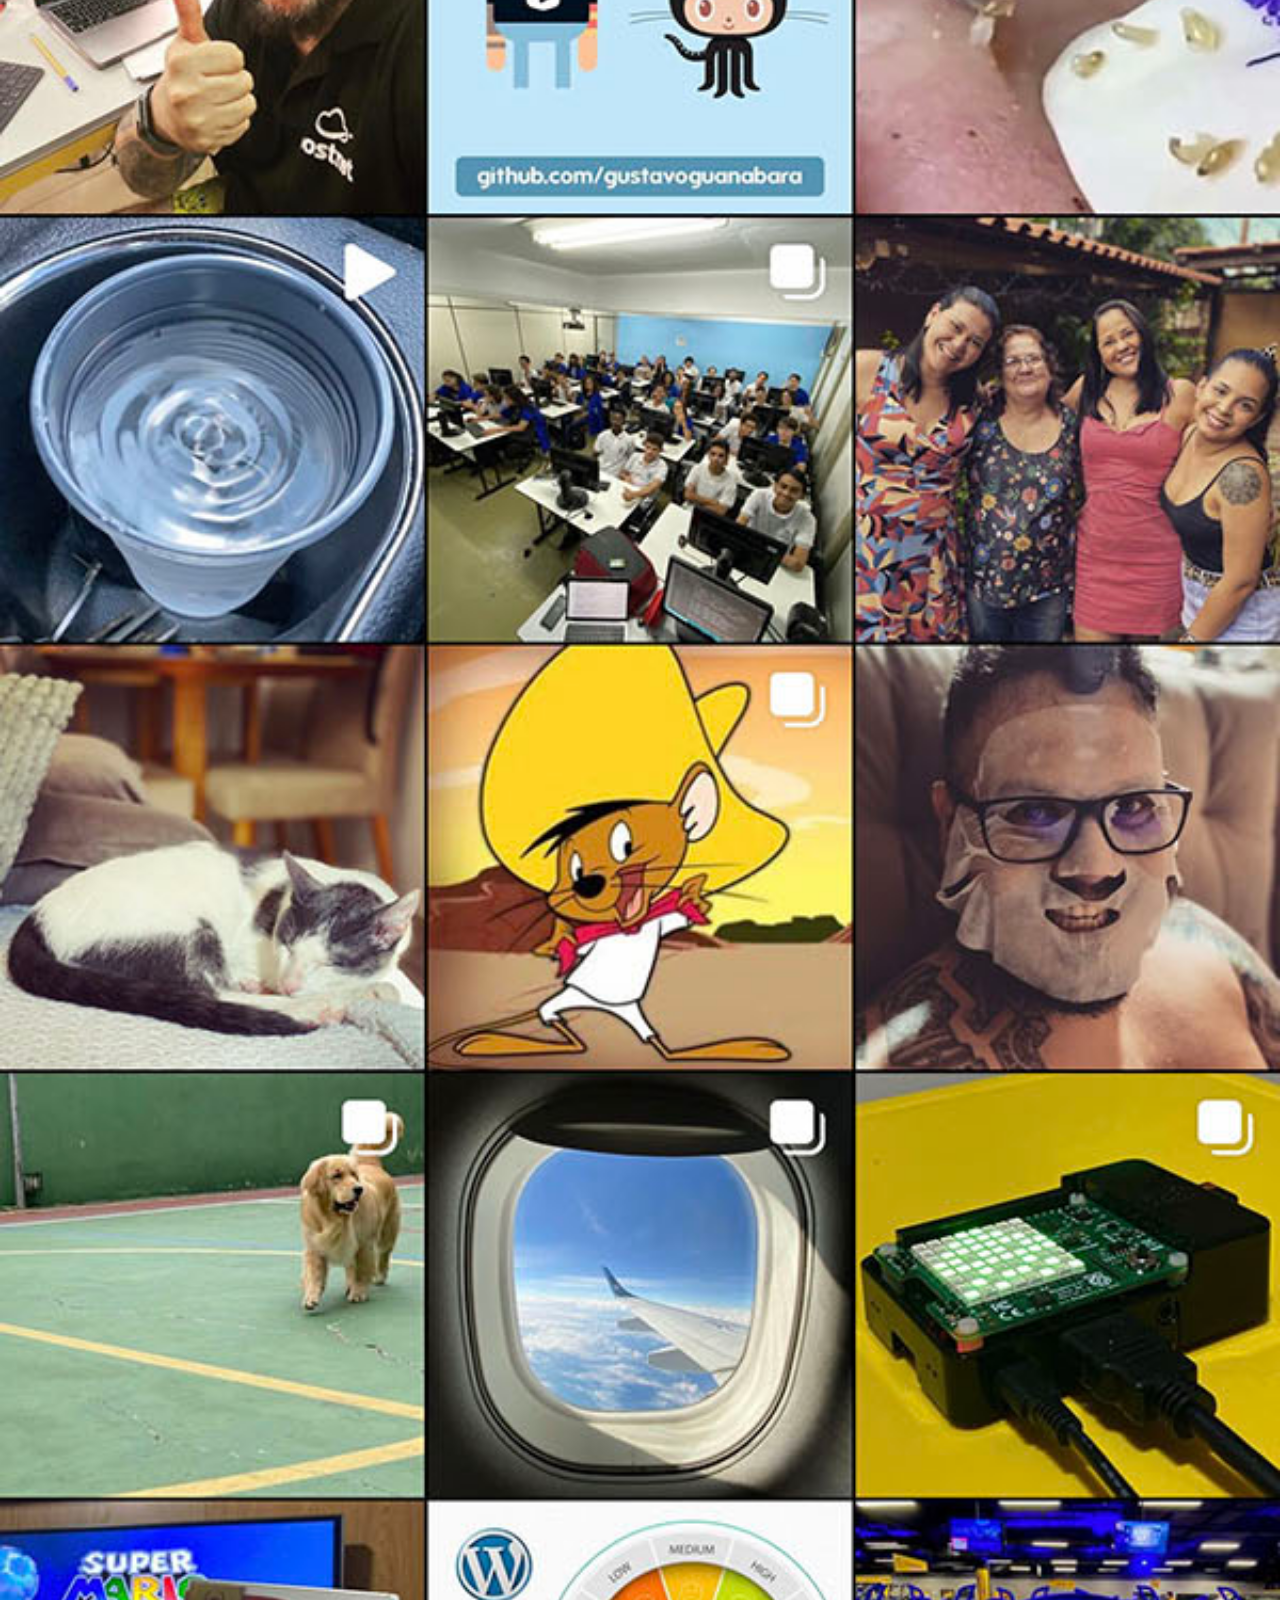
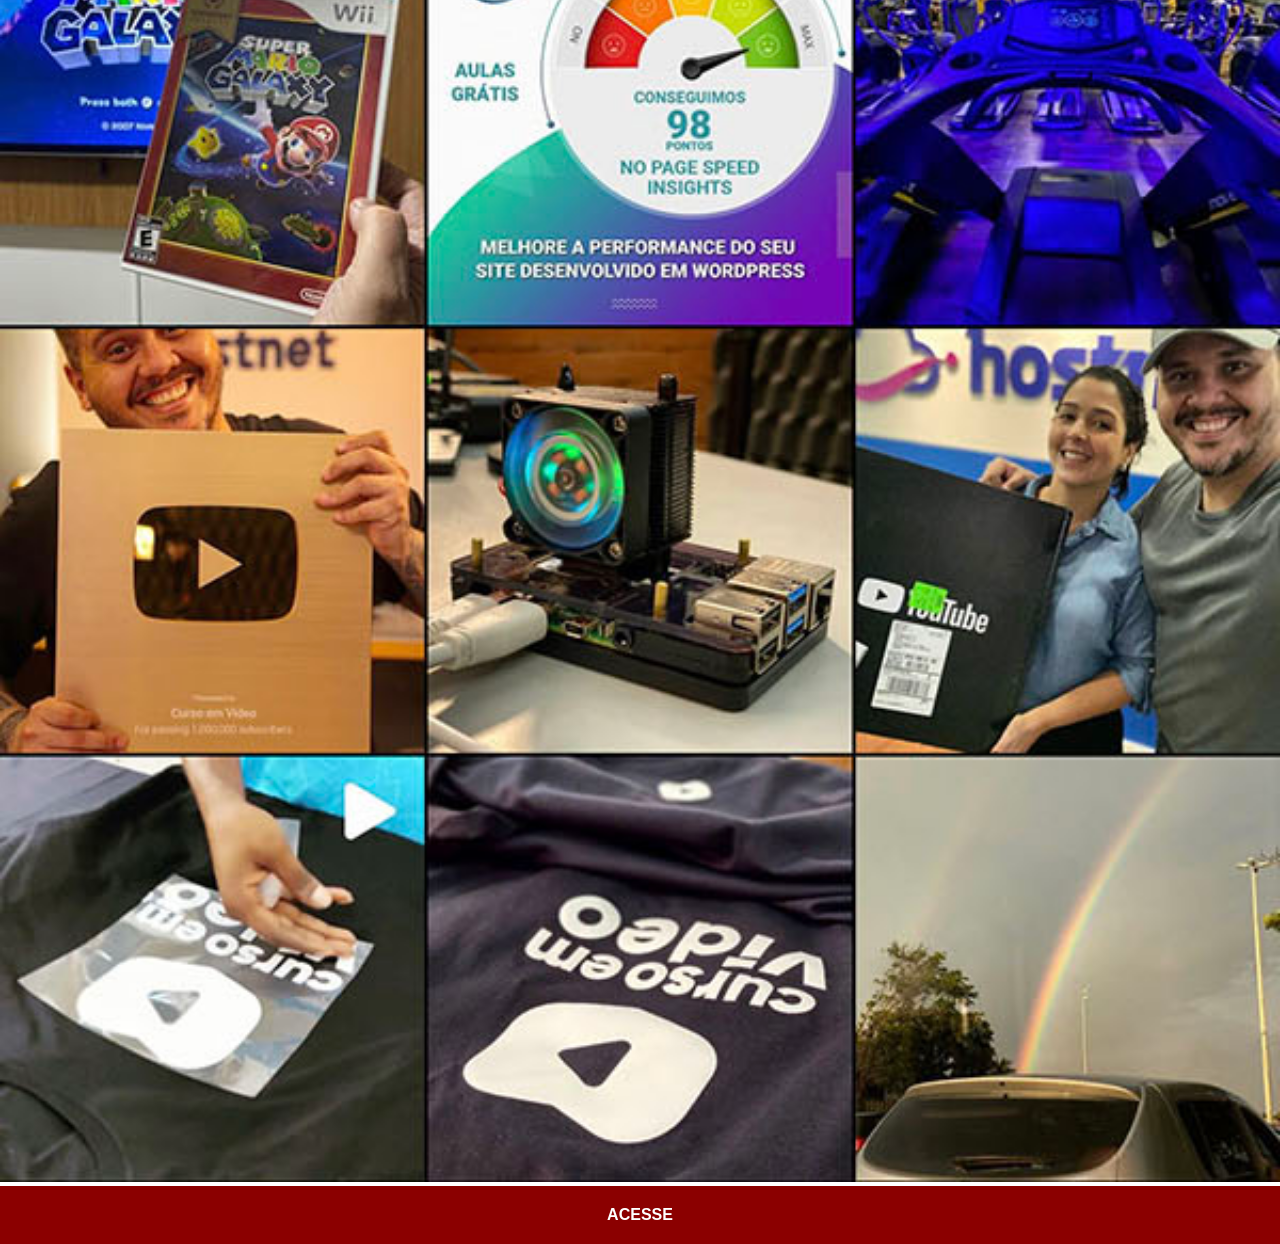
<file: instagram.html>
<!DOCTYPE html>
<html lang="pt-br">
<head>
    <meta charset="UTF-8">
    <meta name="viewport" content="width=device-width, initial-scale=1.0">
    <title>Document</title>
    <link rel="stylesheet" href="estilos/social.css">
</head>
<body>
    <img src="imagens/tela-instagram.jpg" alt="instagram">
    <a href="https://www.instagram.com/" target="_blank">ACESSE</a>
</body>
</html>
</file>
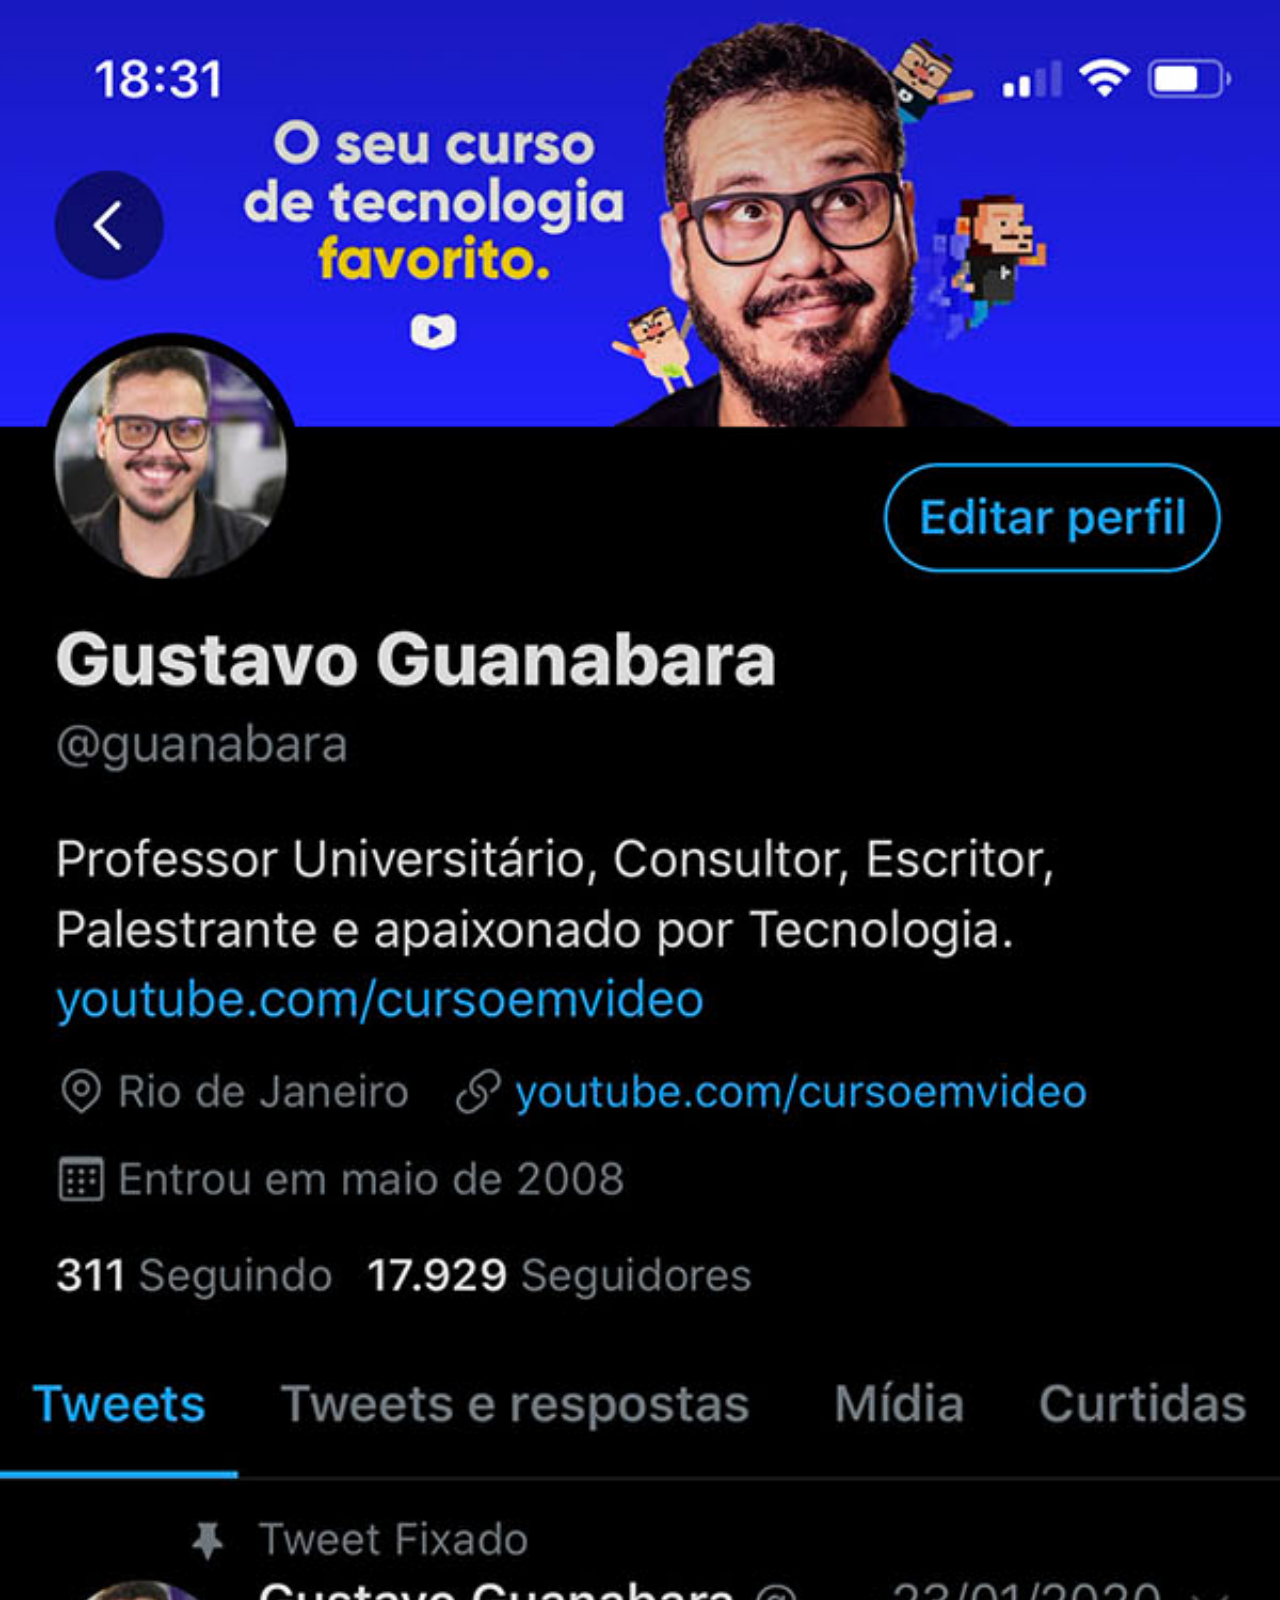
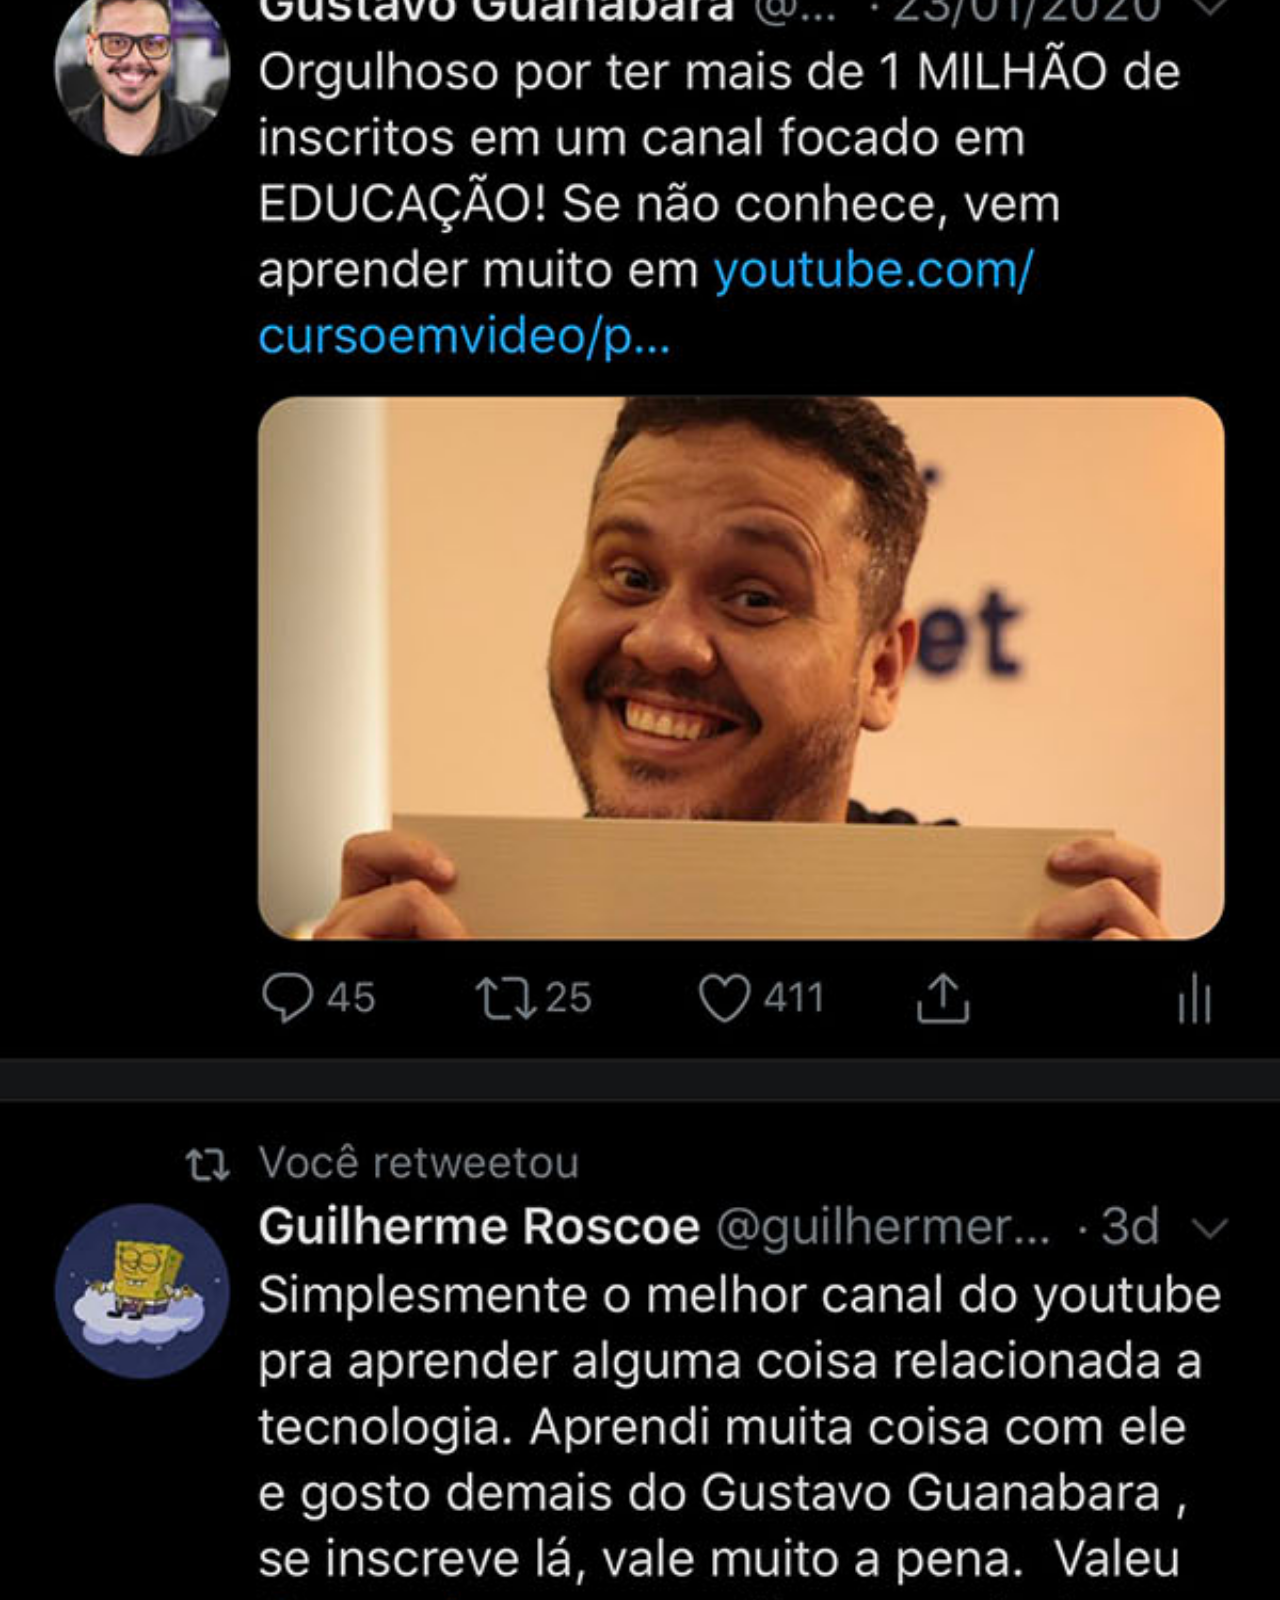
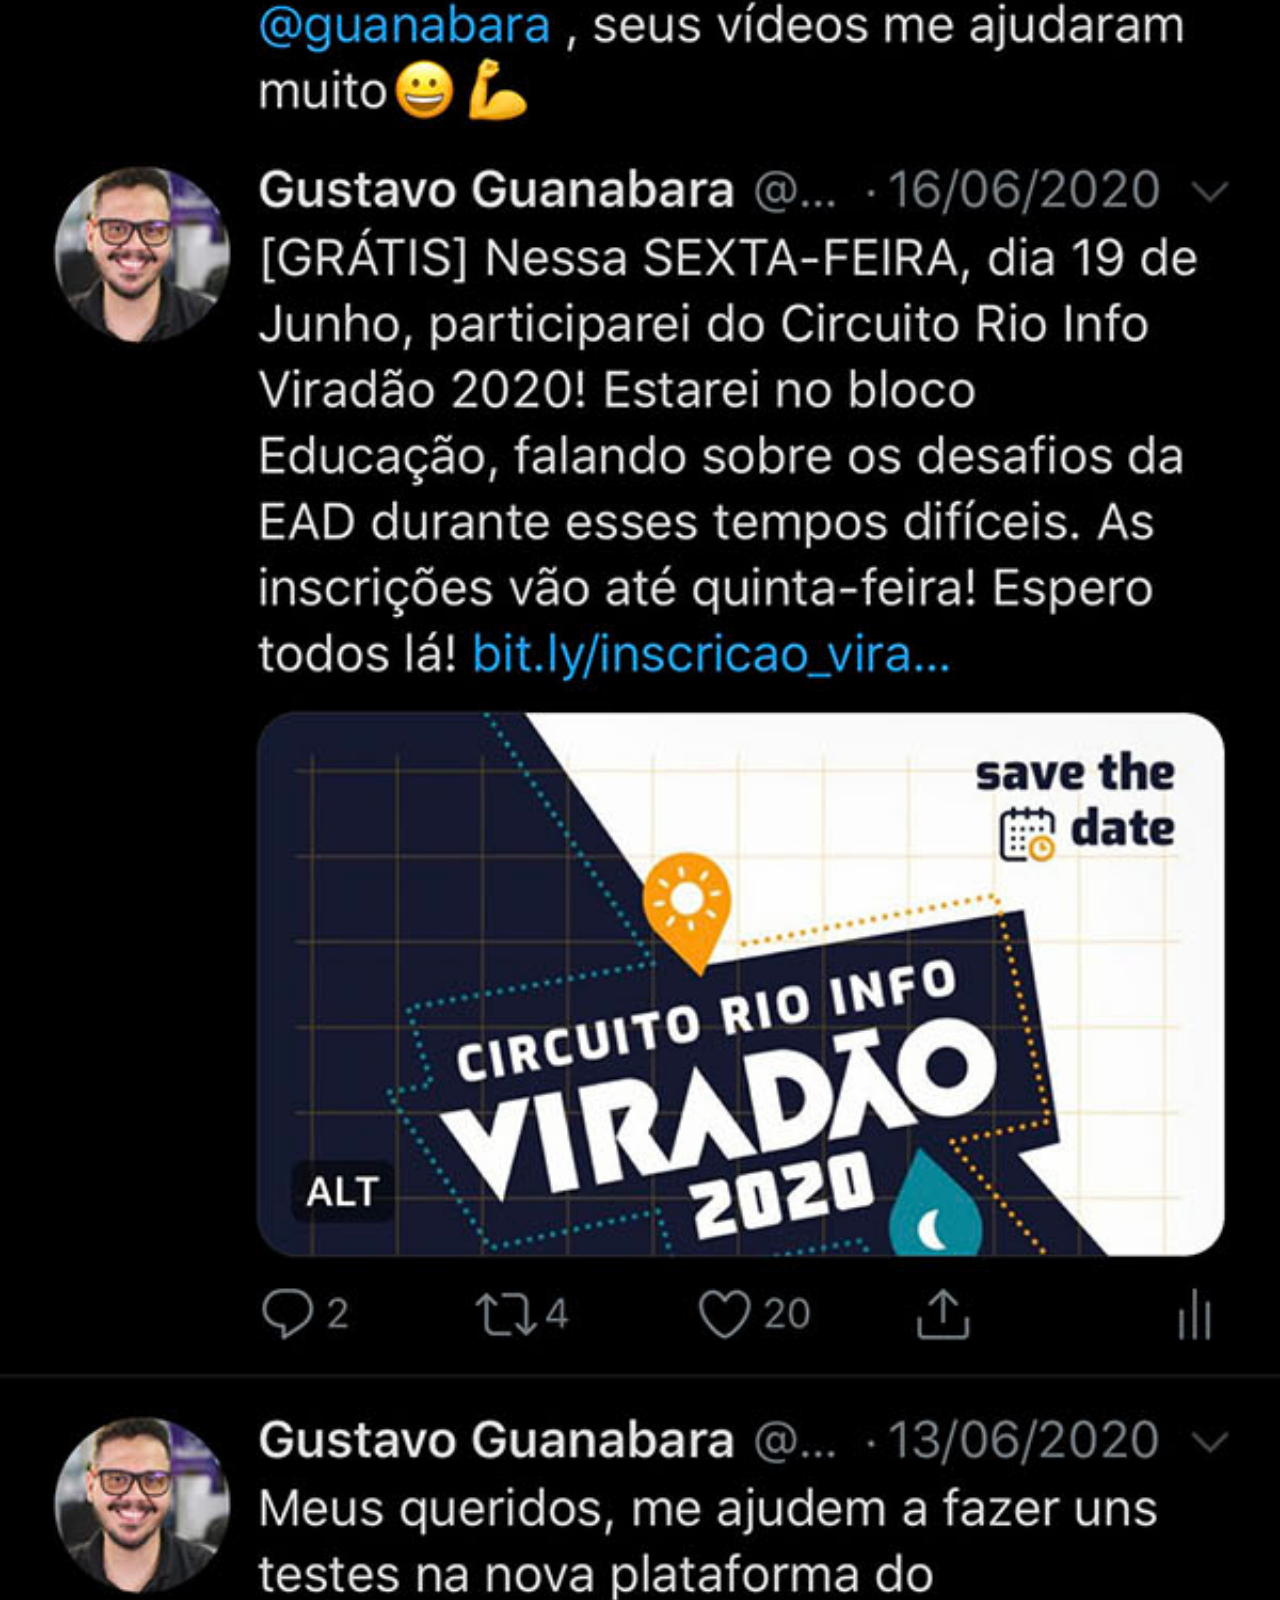
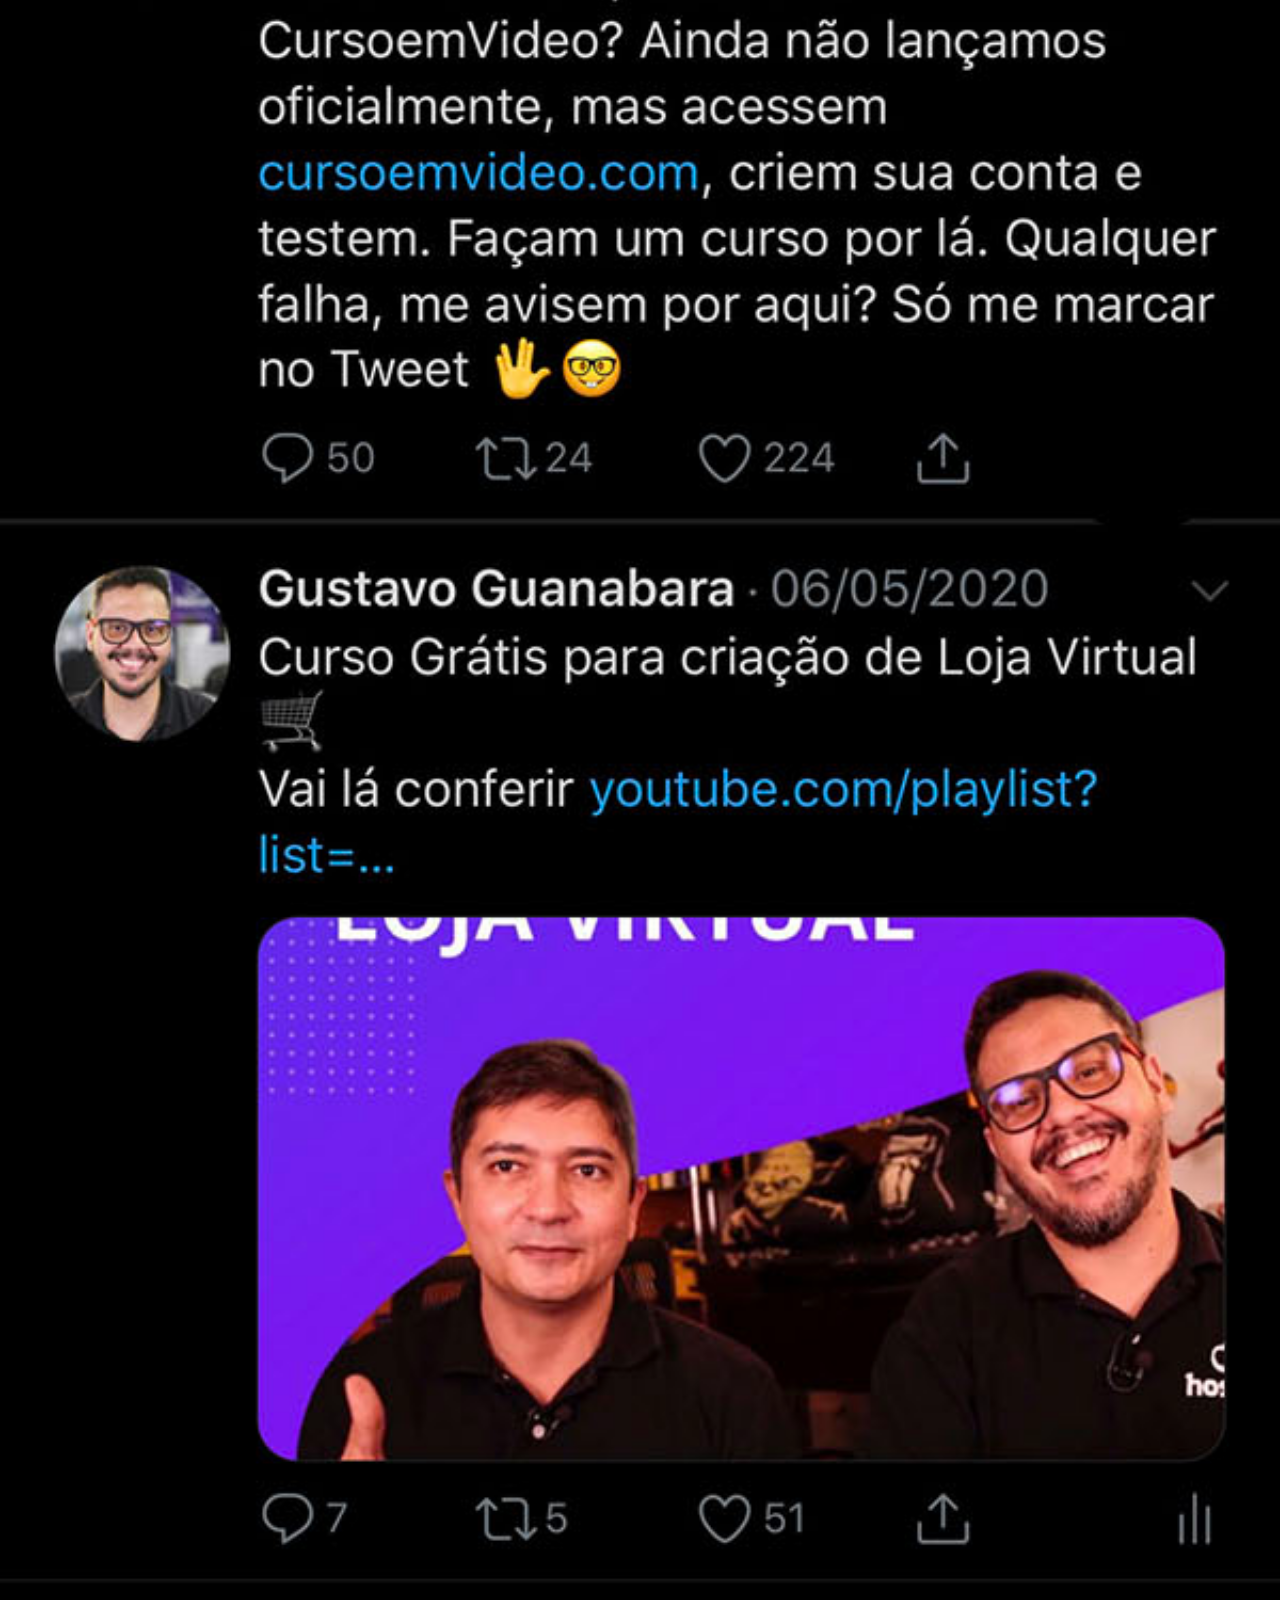
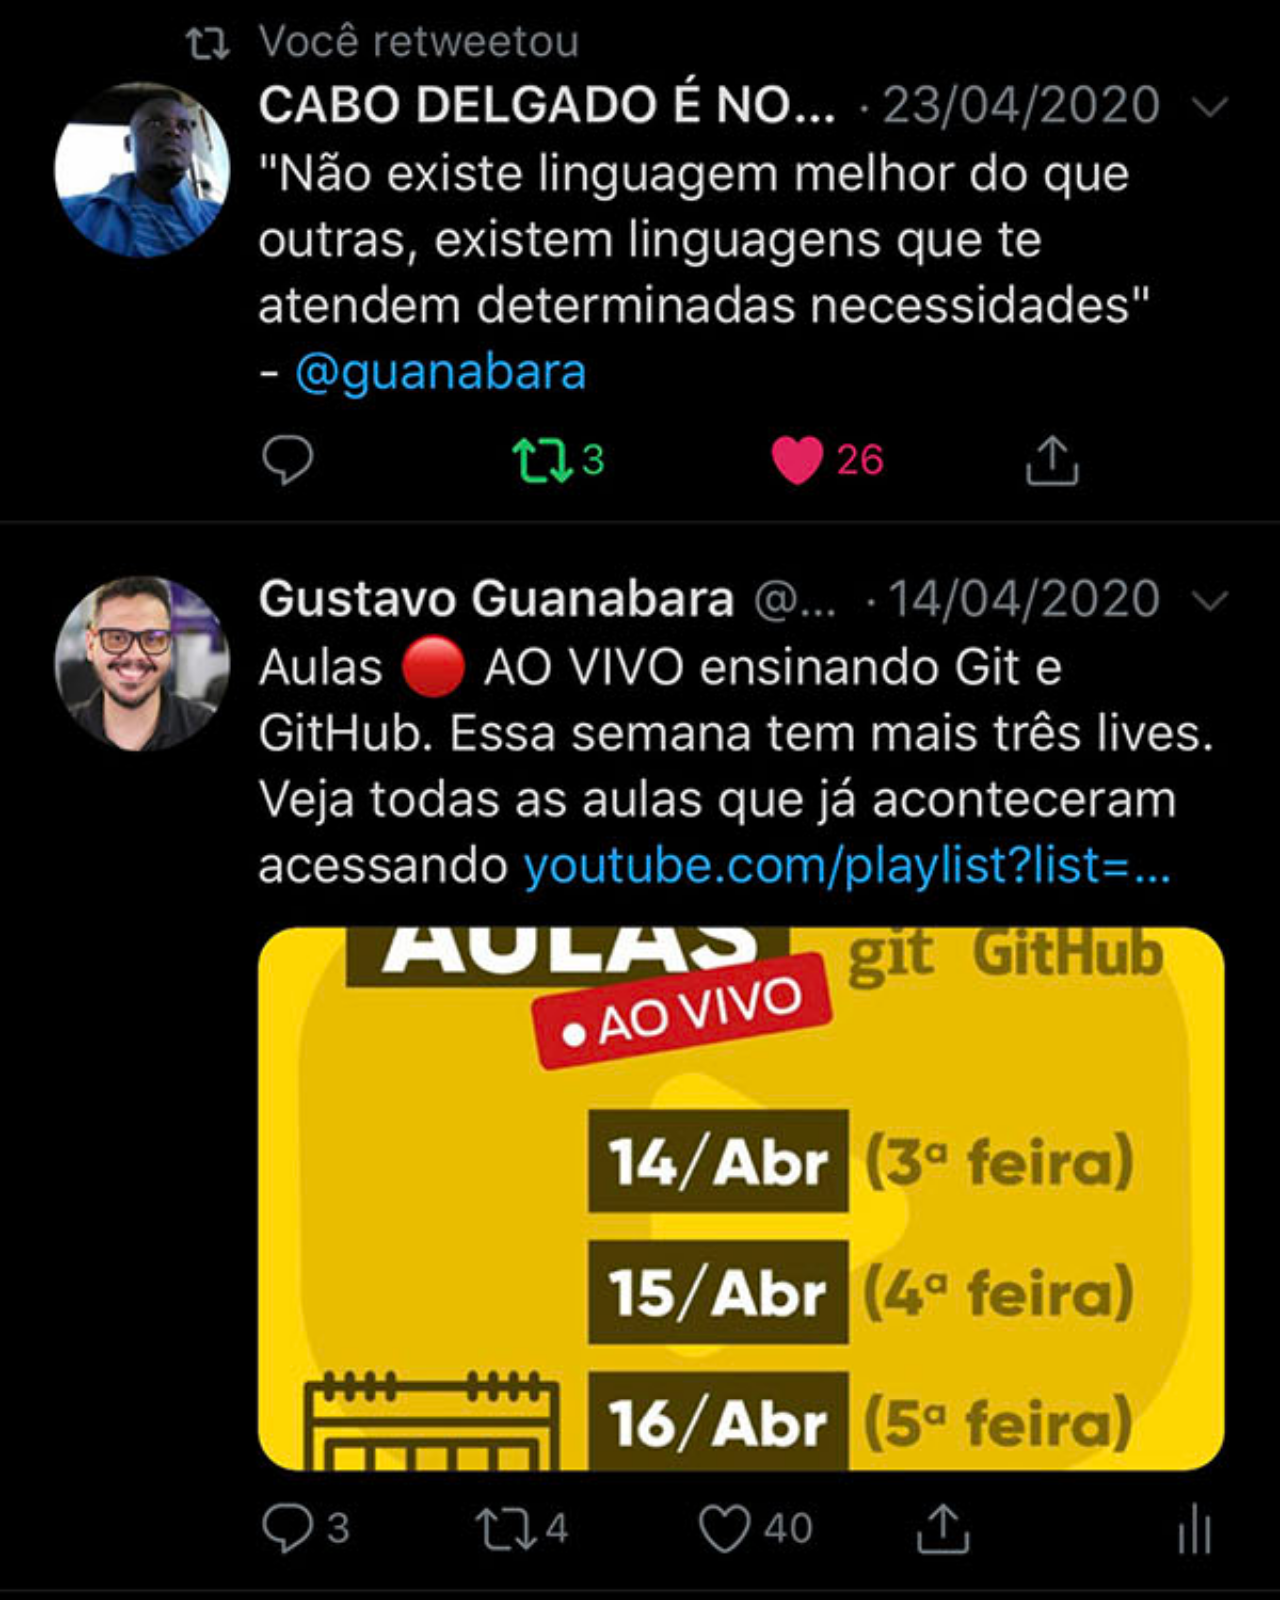
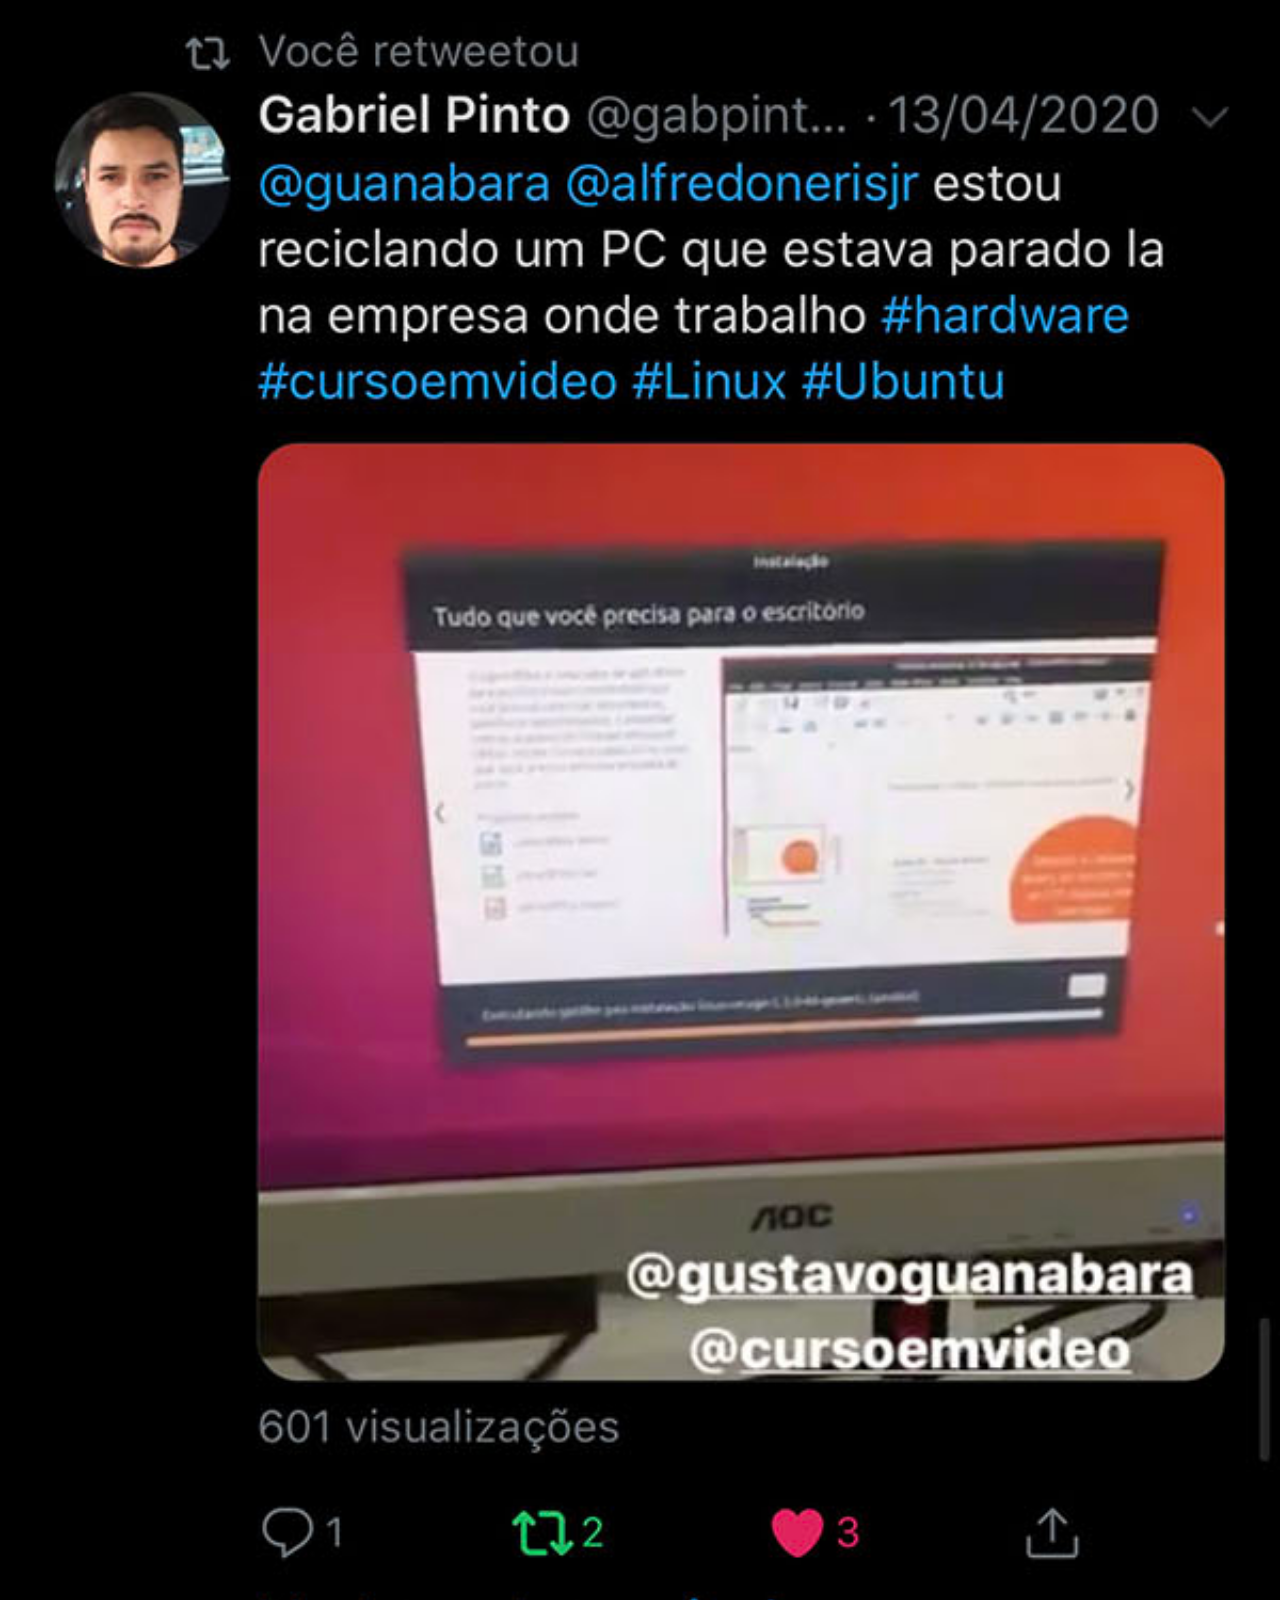
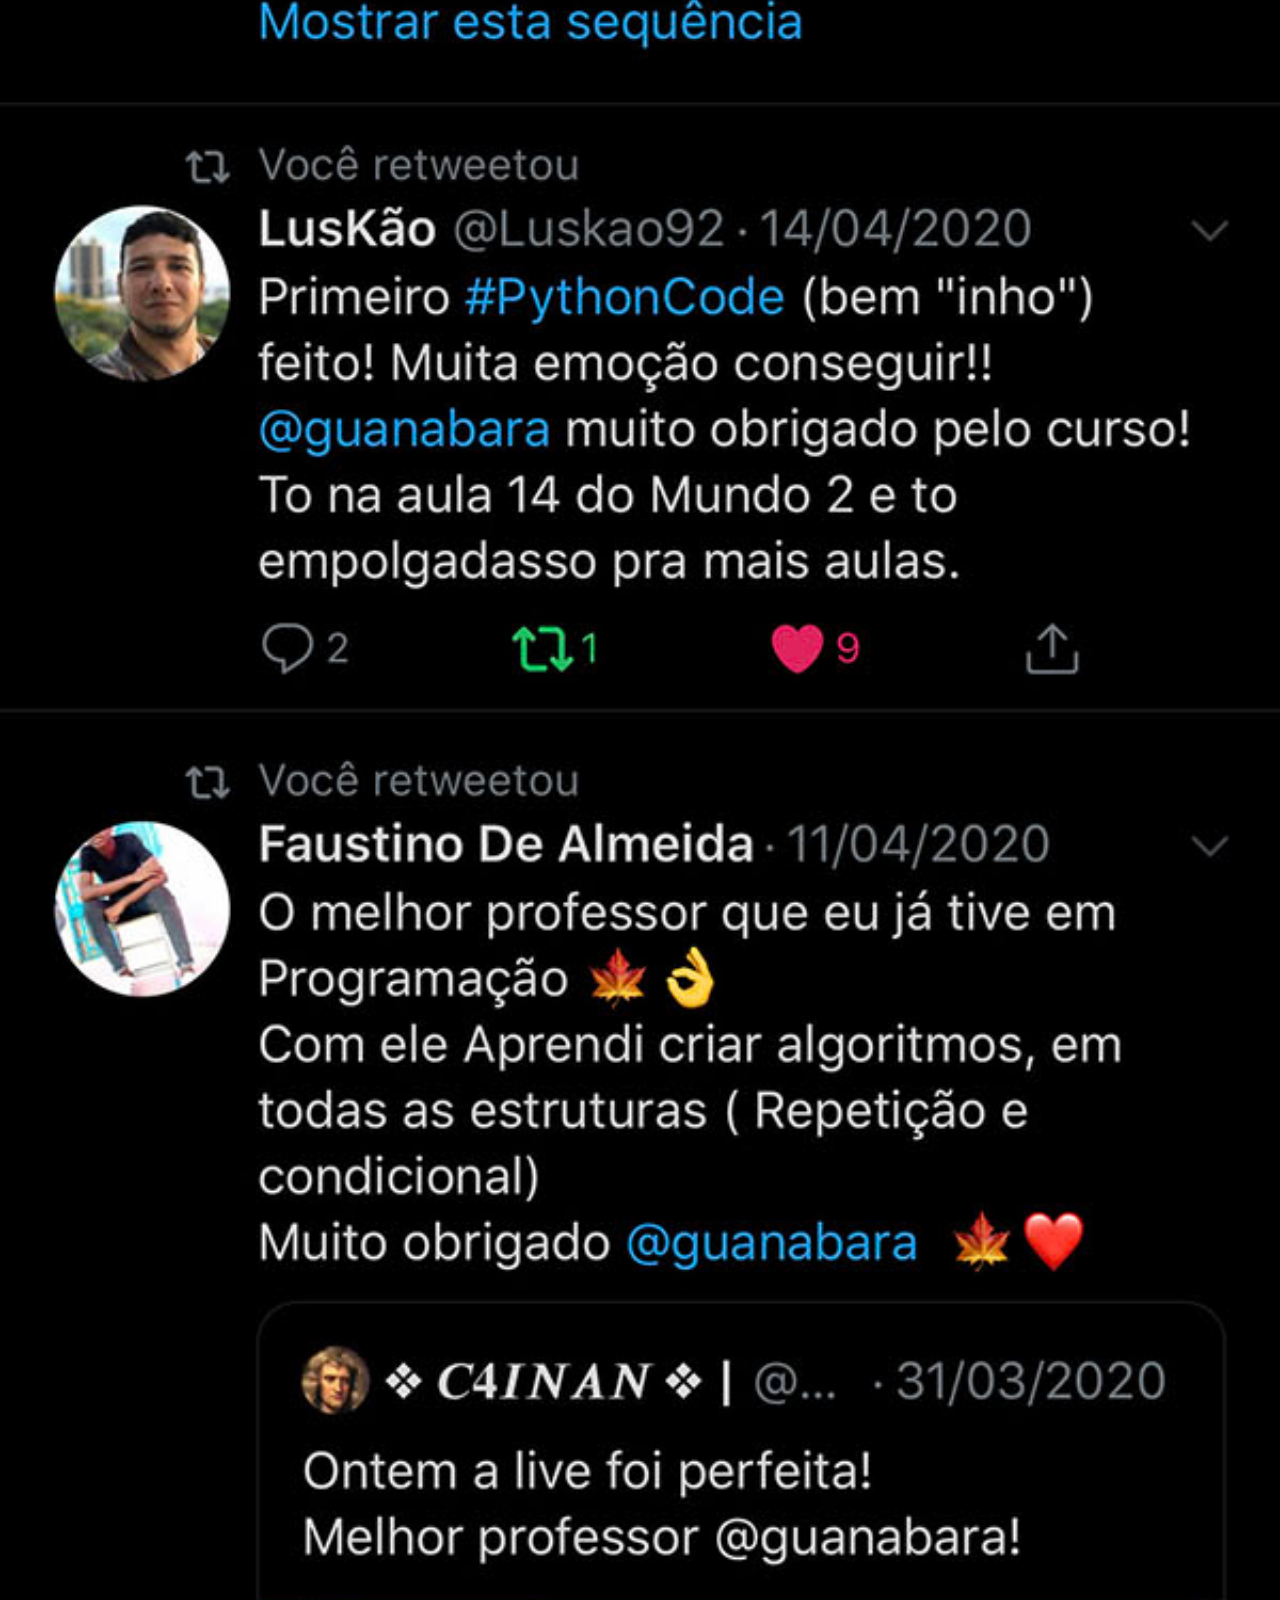
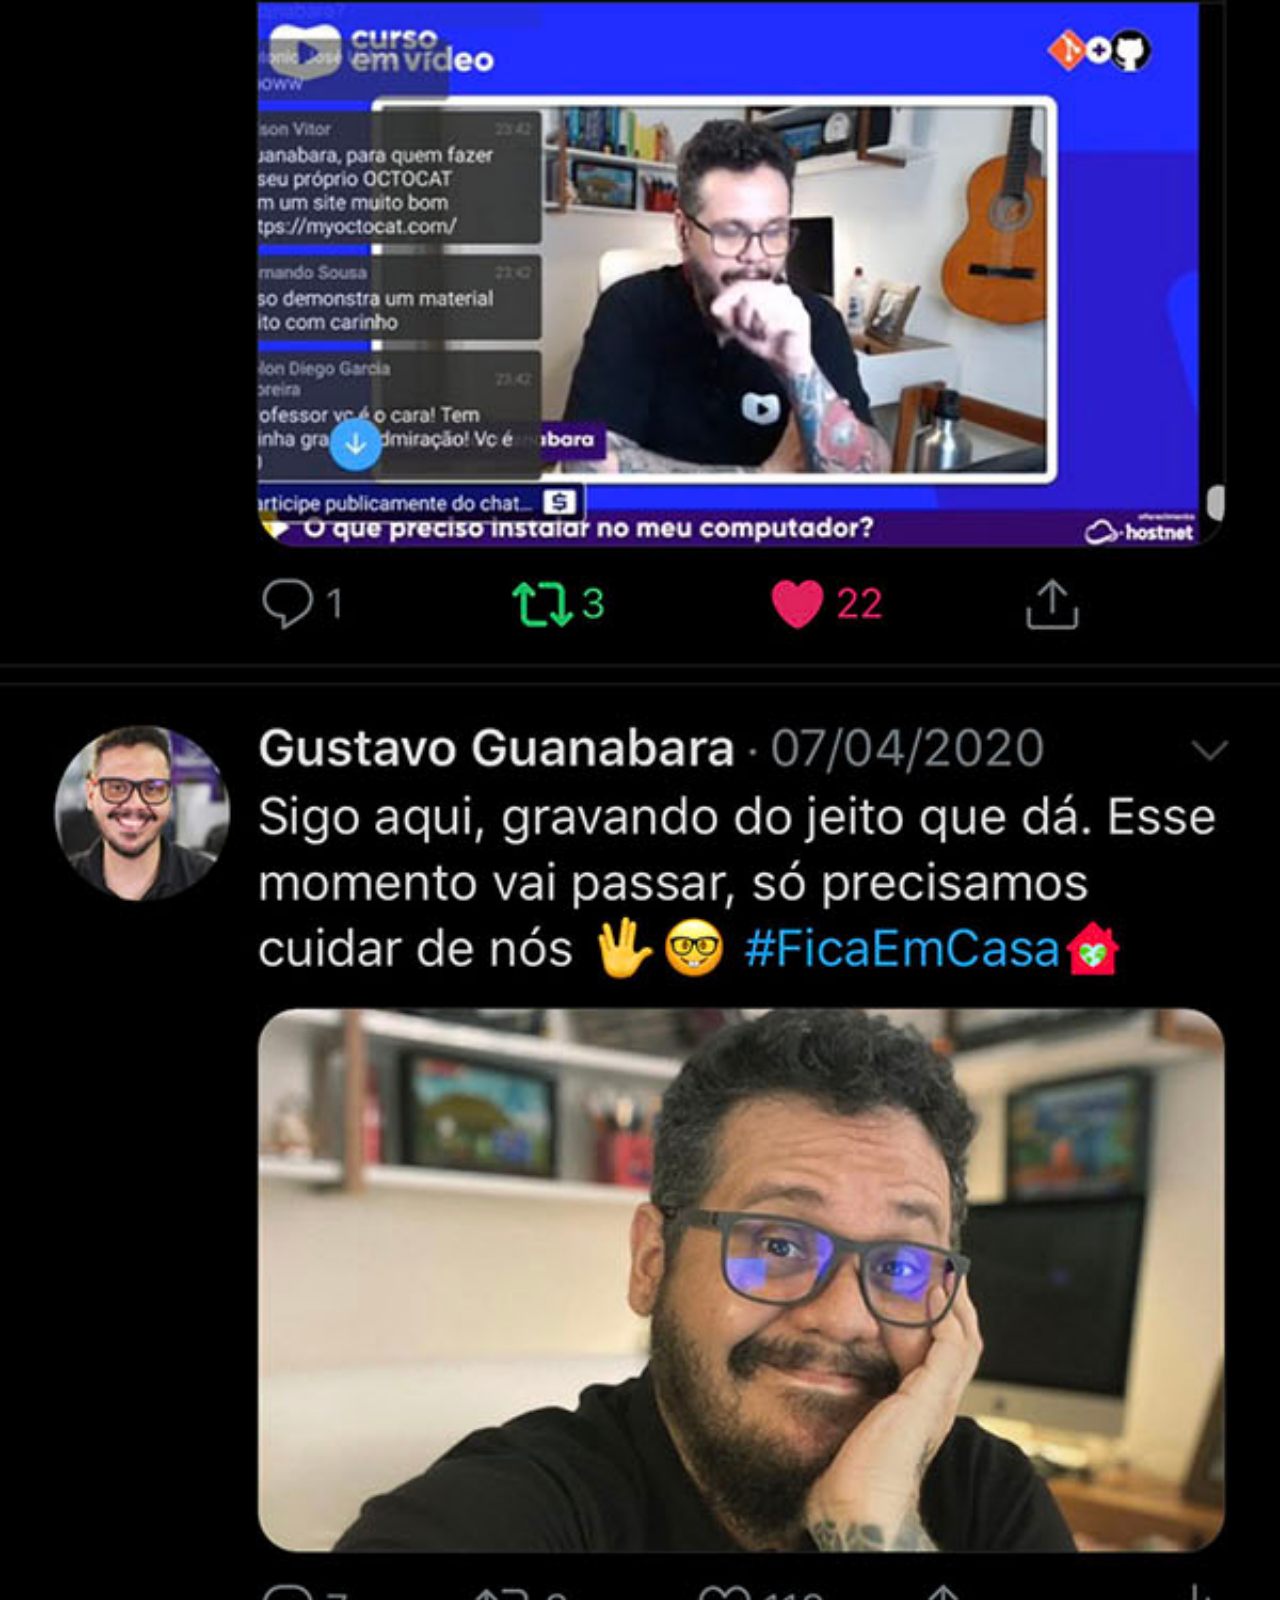
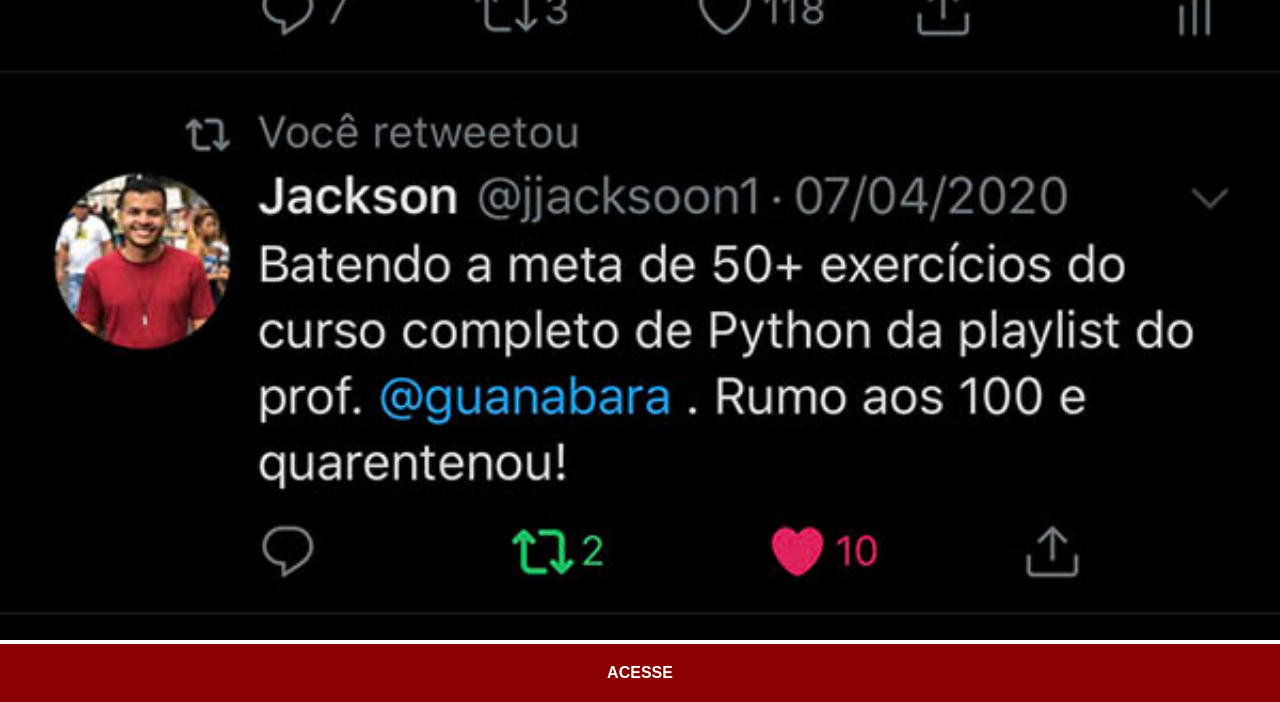
<file: twitter.html>
<!DOCTYPE html>
<html lang="pt-br">
<head>
    <meta charset="UTF-8">
    <meta name="viewport" content="width=device-width, initial-scale=1.0">
    <title>Document</title>
    <link rel="stylesheet" href="estilos/social.css">
</head>
<body>
    <img src="imagens/tela-twitter.jpg" alt="twitter">
    <a href="https://x.com/?lang=pt" target="_blank">ACESSE</a>
</body>
</html>
</file>
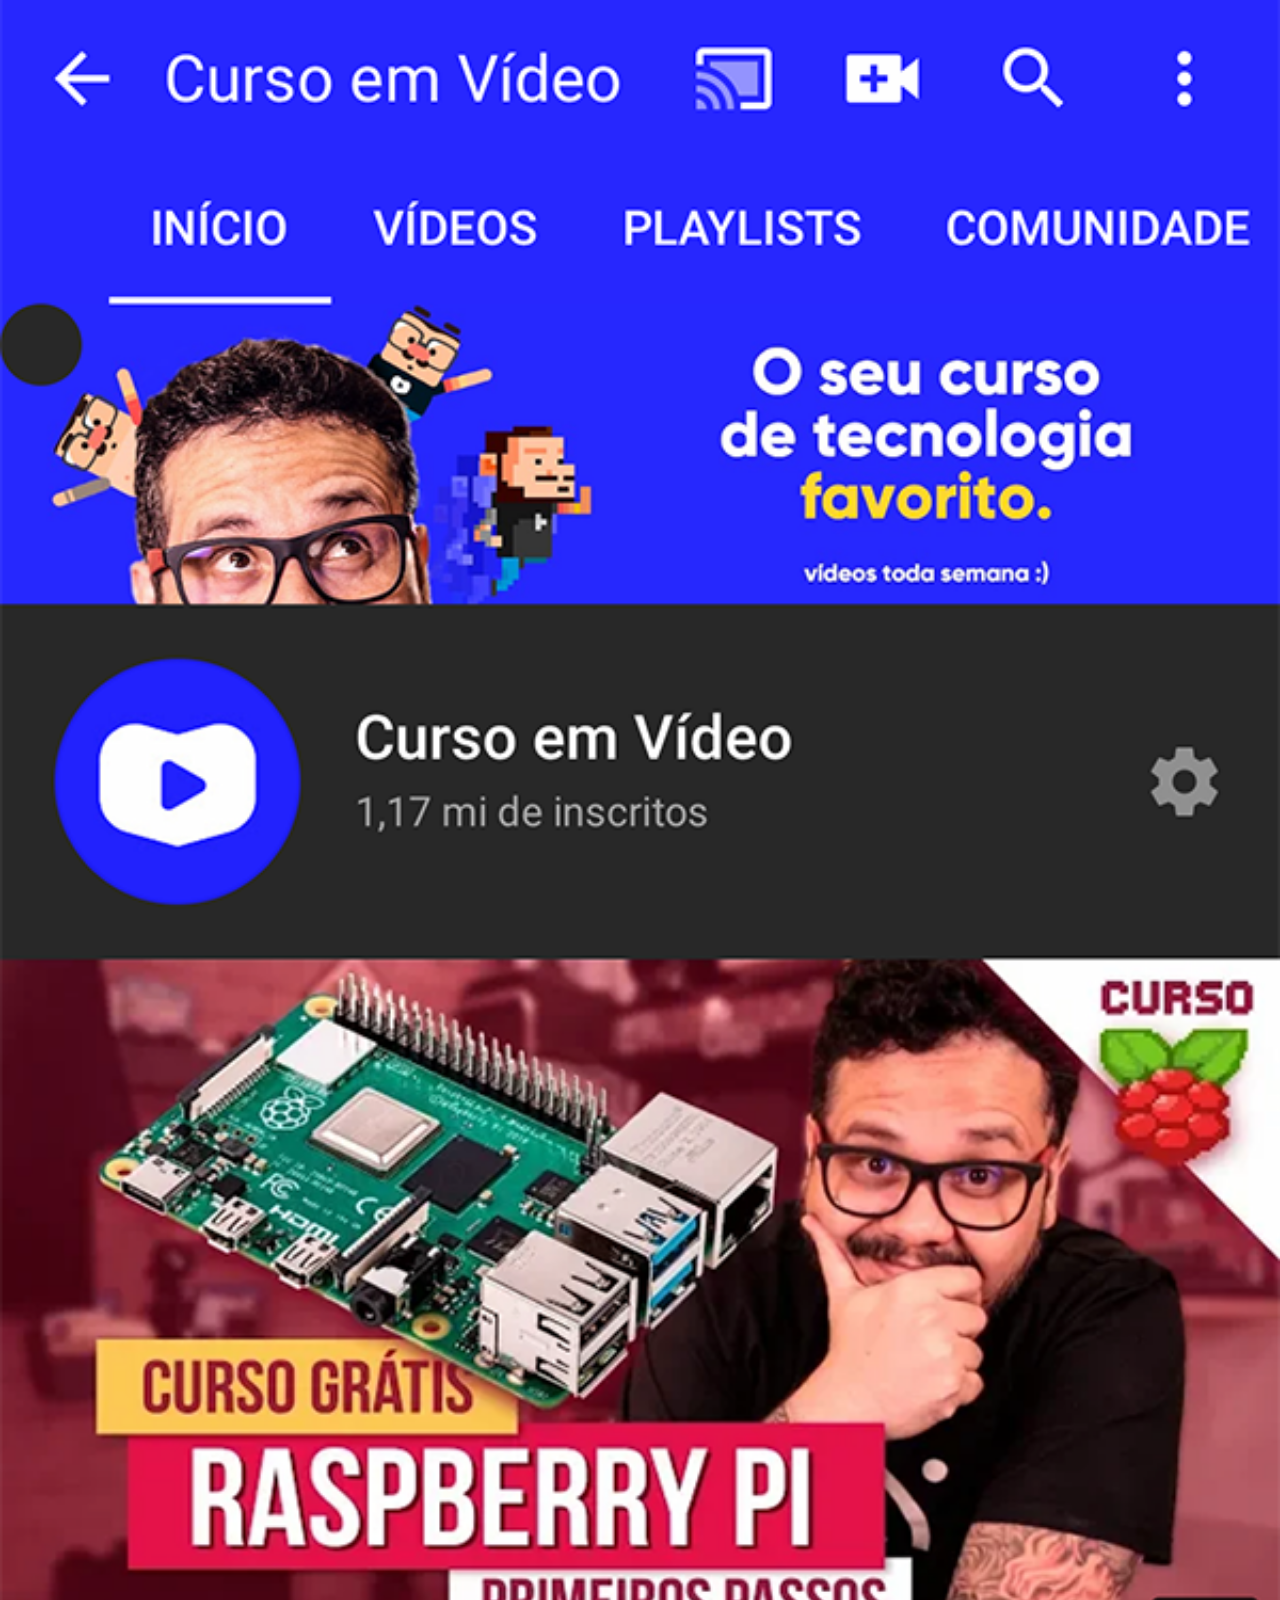
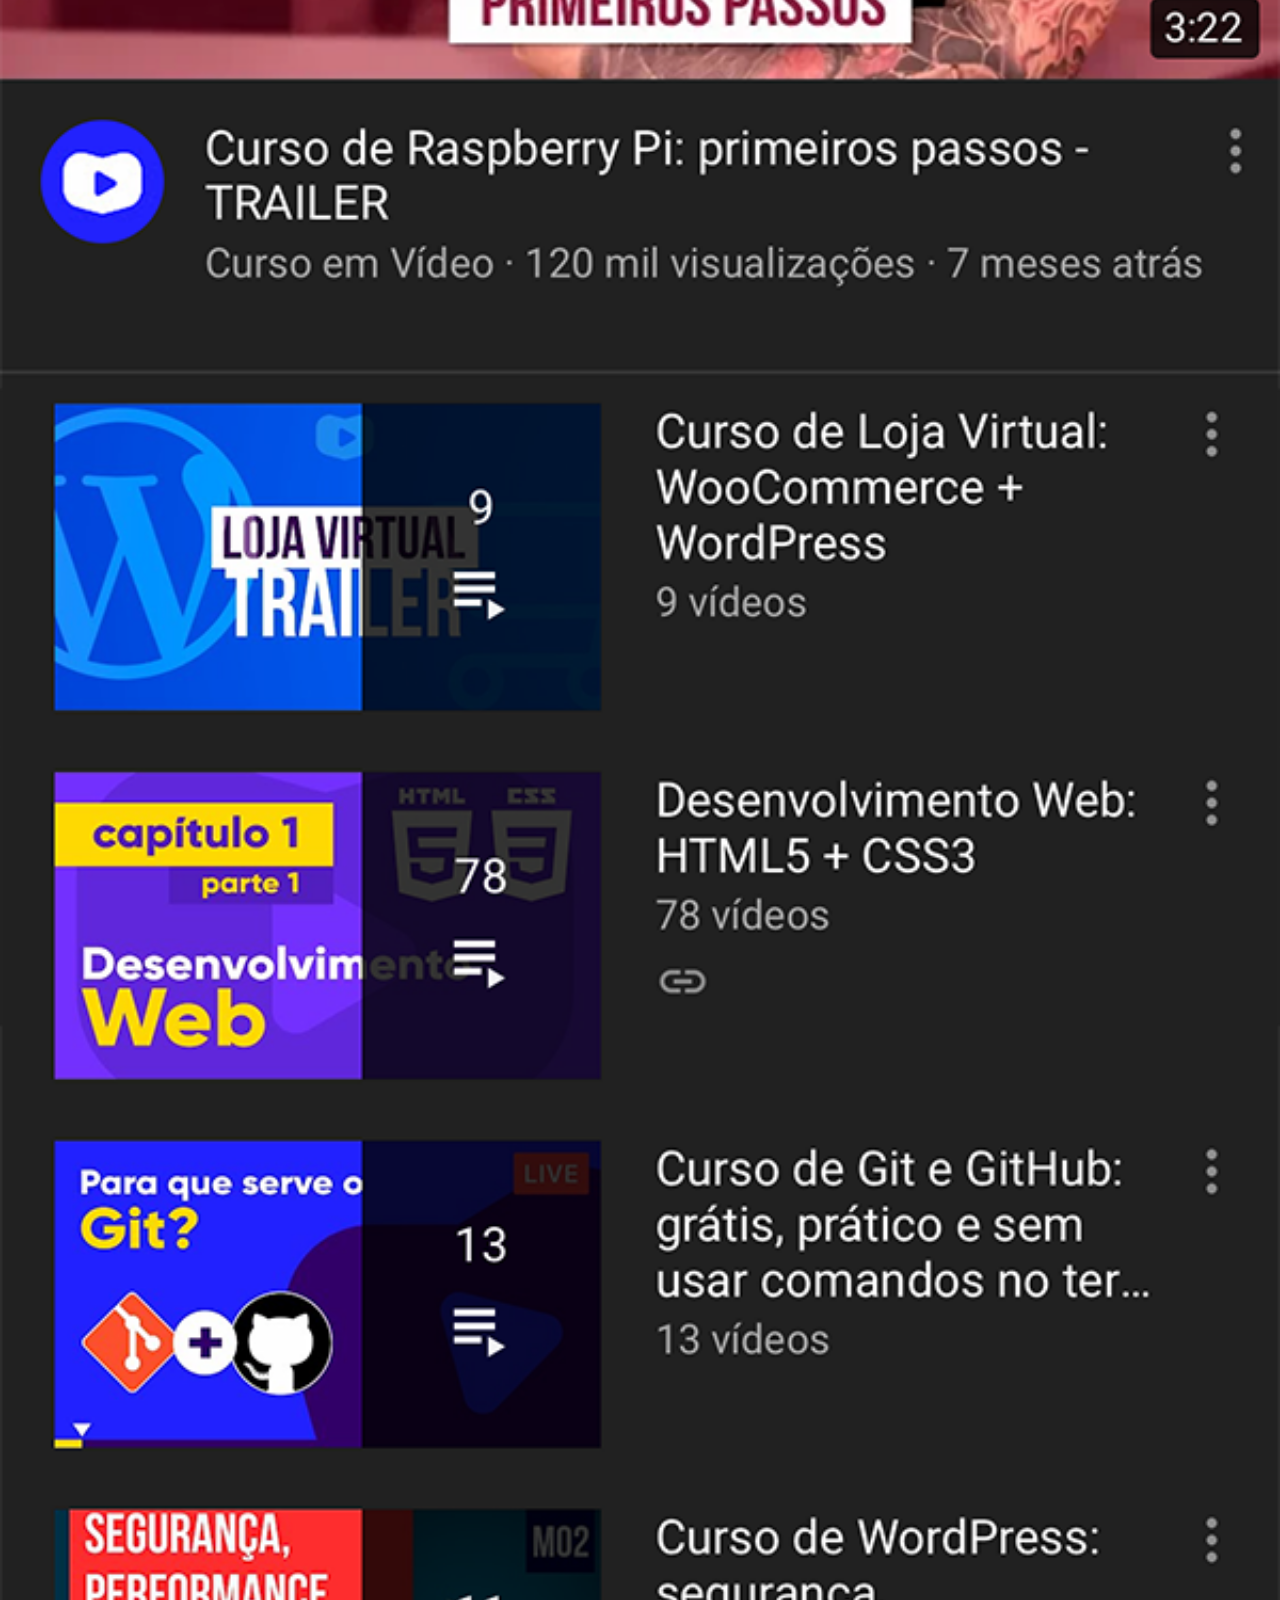
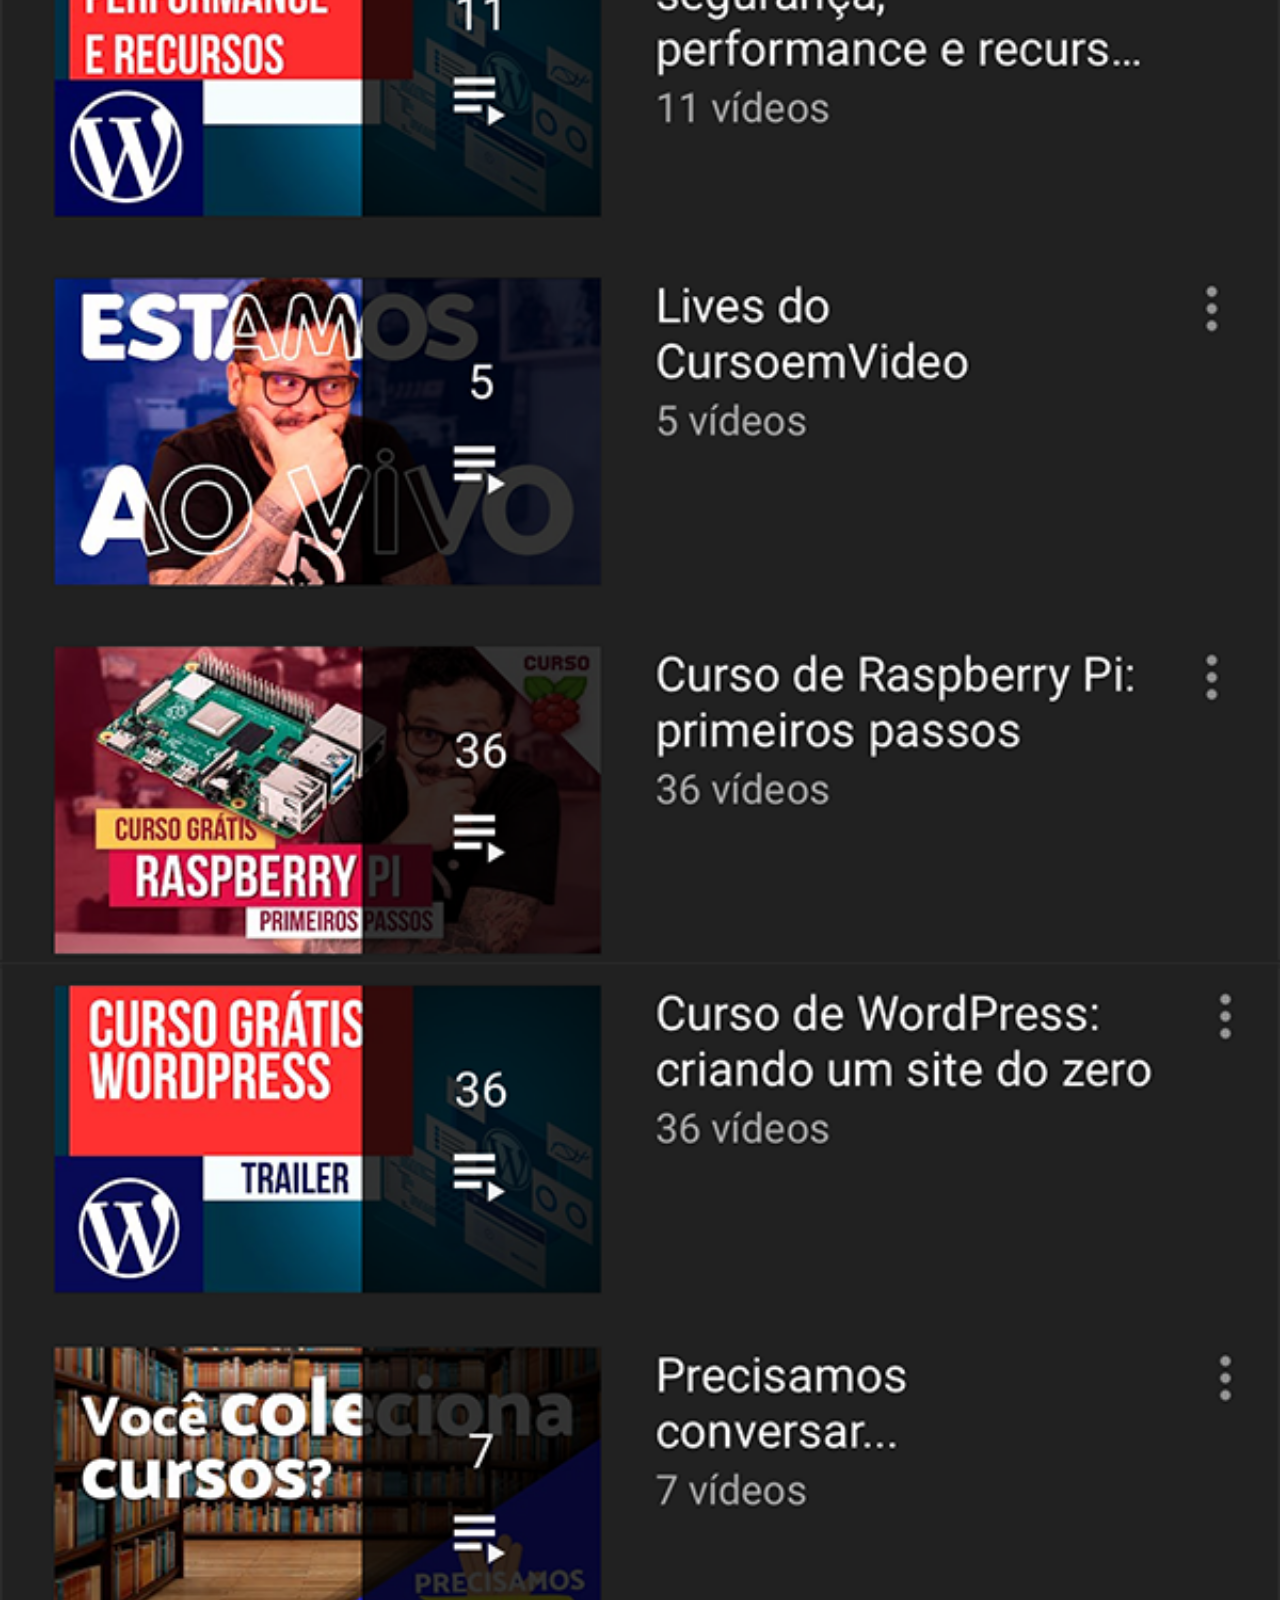
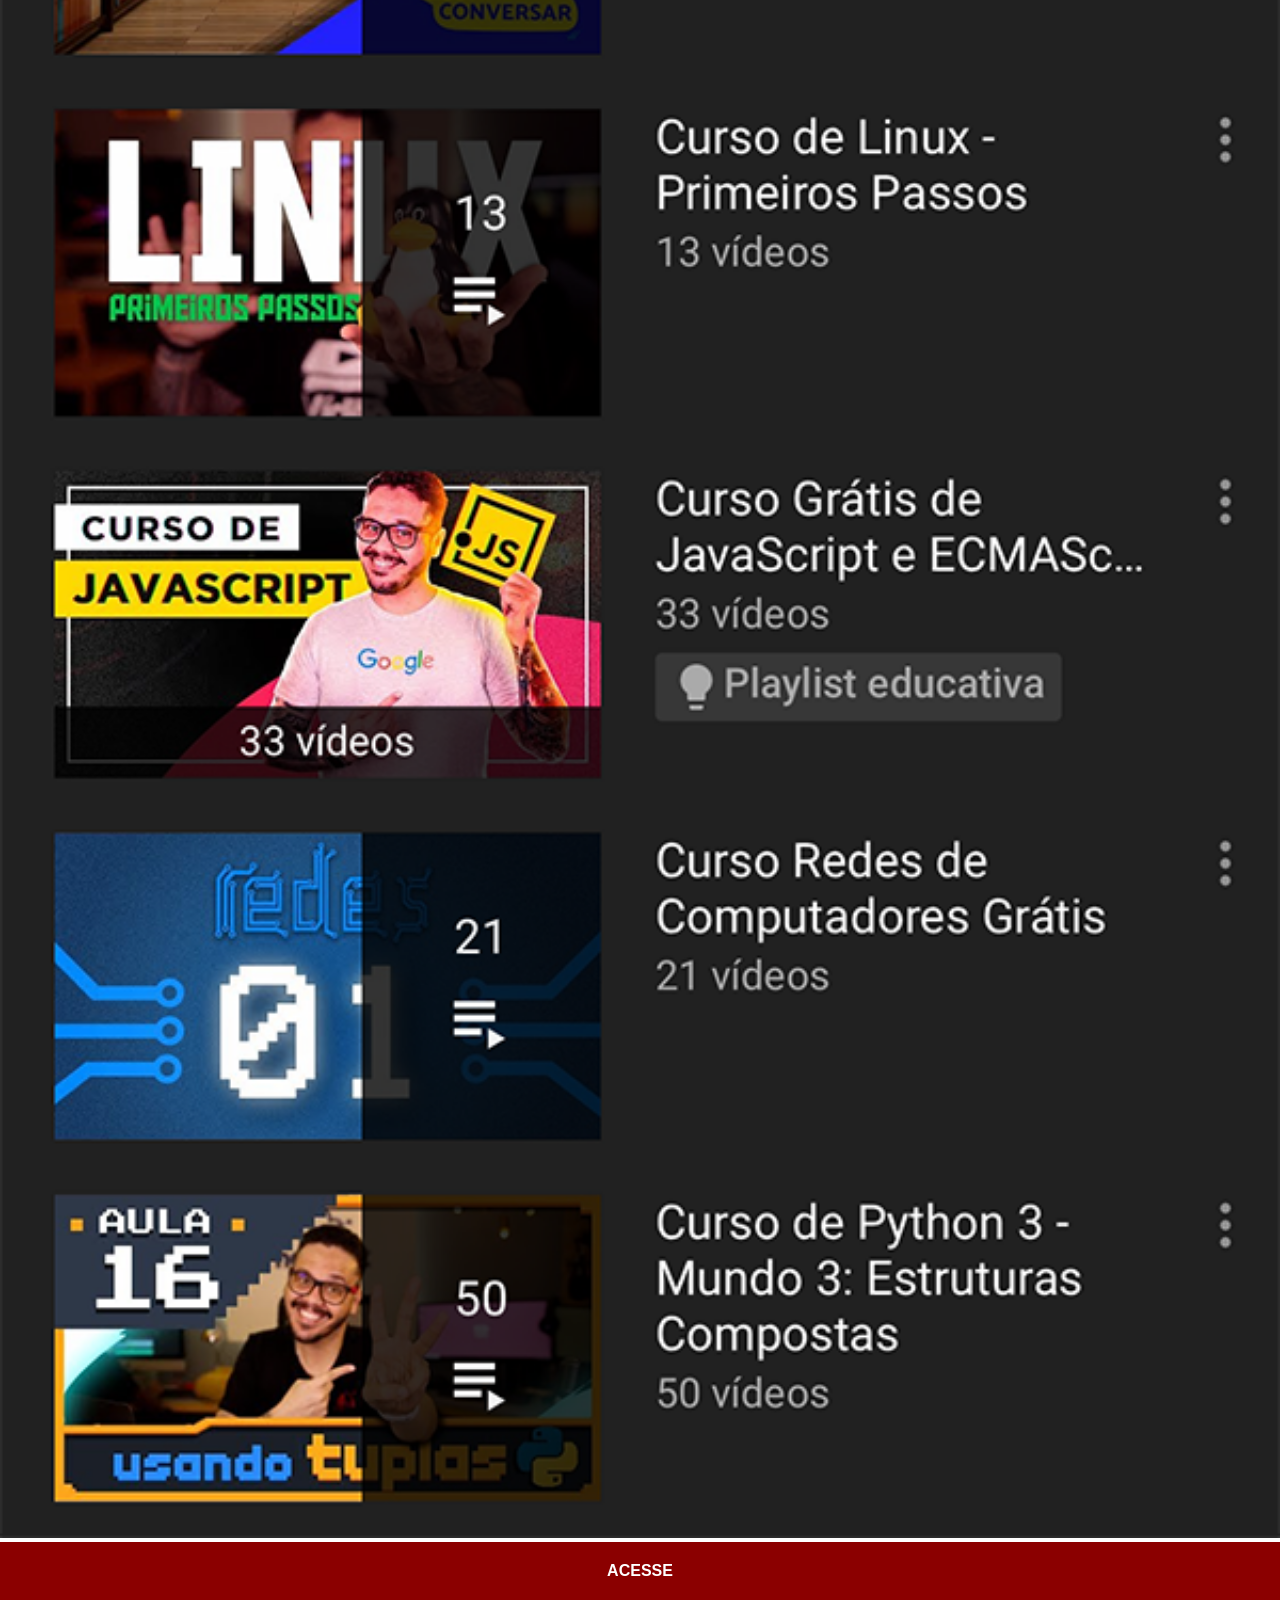
<file: youtube.html>
<!DOCTYPE html>
<html lang="pt-br">
<head>
    <meta charset="UTF-8">
    <meta name="viewport" content="width=device-width, initial-scale=1.0">
    <title>Document</title>
    <link rel="stylesheet" href="estilos/social.css">
</head>
<body>
    <img src="imagens/tela-youtube.png" alt="youtube">
    <a href="https://www.youtube.com/" target="_blank">ACESSE</a>
</body>
</html>
</file>
<file: estilos/style.css>
@charset "UTF-8";

* {
    margin: 0;
    padding: 0;
    font-family: Arial, Helvetica, sans-serif;
}

:root {
    --scale-phone-frame: 1;
}

html, body {
    height: 100dvh;
   
    background-color: black;
}

body {
    background: url(../imagens/fundo-madeira.jpg) no-repeat top center;
    background-size: cover;
    background-attachment: fixed;
}

main {
    height: 100%;
    position: relative;
}

section#telefone {
    position: absolute;
    top: 50%;
    left: 50%;
    transform: translate(-50%, -50%) scale(var(--scale-phone-frame));

    width: 311px;
    height: 627px;

    background: url('../imagens/frame-iphone.png') no-repeat;
    background-size: contain;
}

iframe#tela {
    position: relative;
    top: 80px;
    left: 22px;

    width: 267px;
    height: 472px;
}

section#redes-sociais {
    position: relative;
    display: flex;
    flex-direction: column;
    width: fit-content;
    gap: 10px;
    top: 50%;
    left: calc(100% - 20px);
    transform: translate(-100%, -50%);
}

section#redes-sociais img {
    width: 50px;
    
    border-radius: 50%;
    box-shadow: 2px 2px 5px rgba(0, 0, 0, 0.300);
    box-sizing: border-box;
}

section#redes-sociais img:hover {
    border: 3px solid rgba(255, 255, 255, 0.6);
    transform: translate(-3px, -1px);
    box-shadow: 4px 4px 6px rgba(0, 0, 0, 0.3);
    transition: transform .2s, border .1s;
}

@media (max-width: 768px) {
    section#redes-sociais {
        flex-direction: row;
        width: auto;
        justify-content: center;
        top: calc(100% - 20px);
        left: 0;
        transform: translate(0, -100%);
    }
    :root {
        --scale-phone-frame: .84;
    }

}
@media (max-width: 480px) {
    :root {
        --scale-phone-frame: .6;
    }
}
</file>
<file: estilos/social.css>
@charset "UTF-8";

* {
    margin: 0;
    padding: 0;
    font-family: Arial, Helvetica, sans-serif;
}

img {
    width: 100%;
}

a {
    display: block;
    background-color: darkred;
    color: white;
    padding: 20px;
    text-align: center;
    font-weight: bolder;
    text-decoration: none;
}

::-webkit-scrollbar {
    width: 0;
    height: 0;
}
</file>
